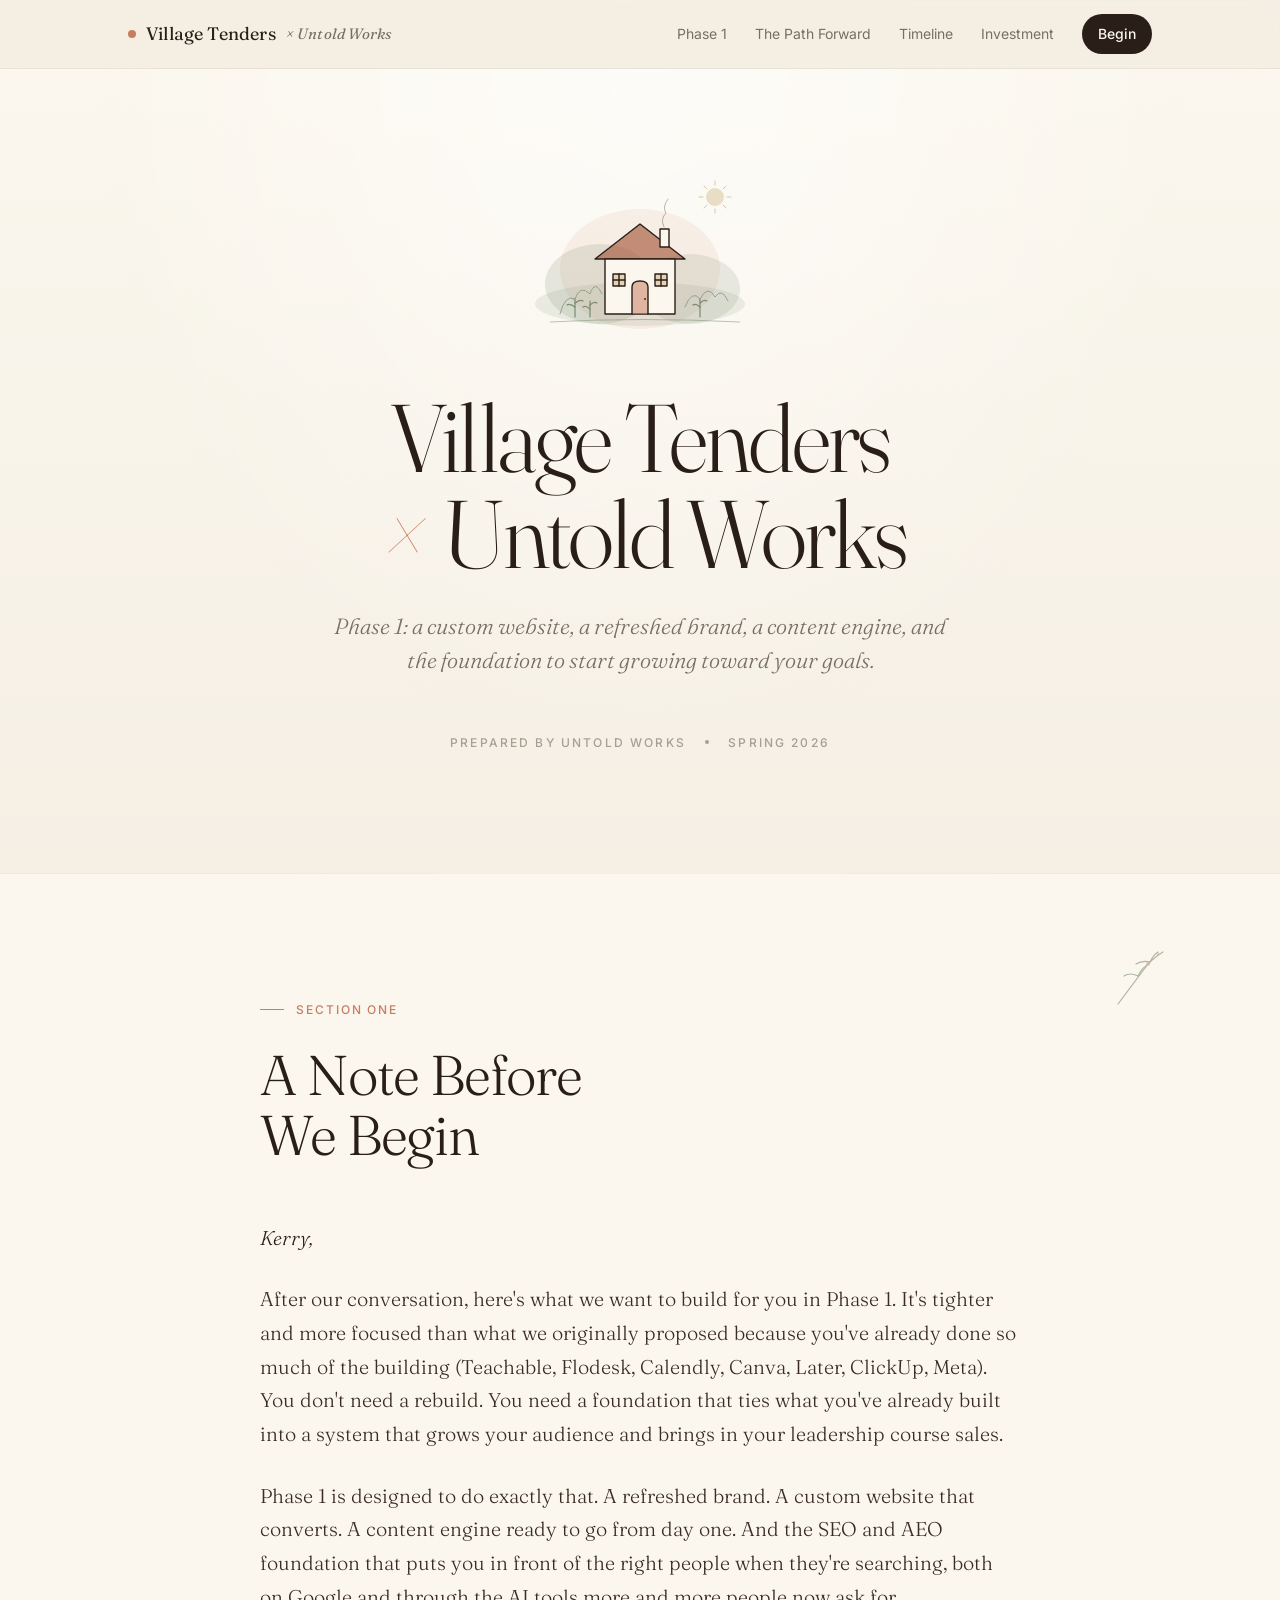
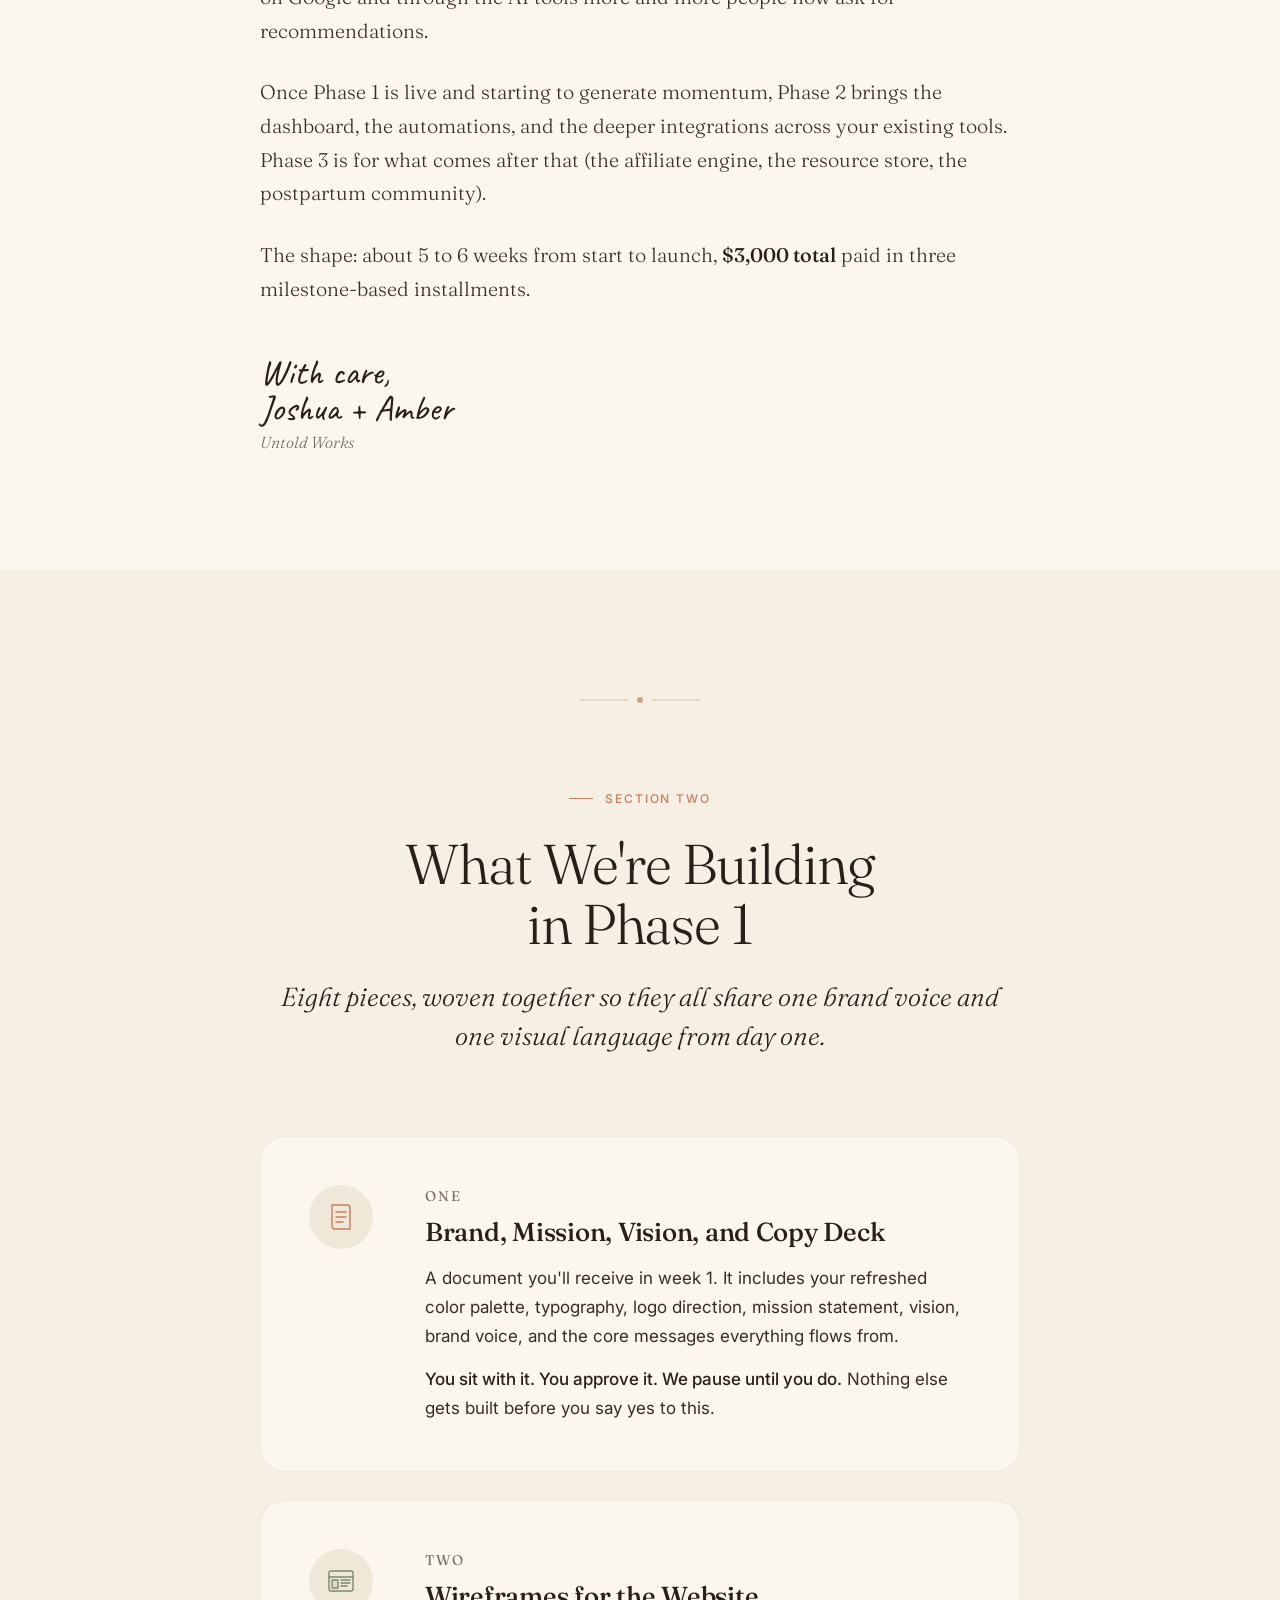
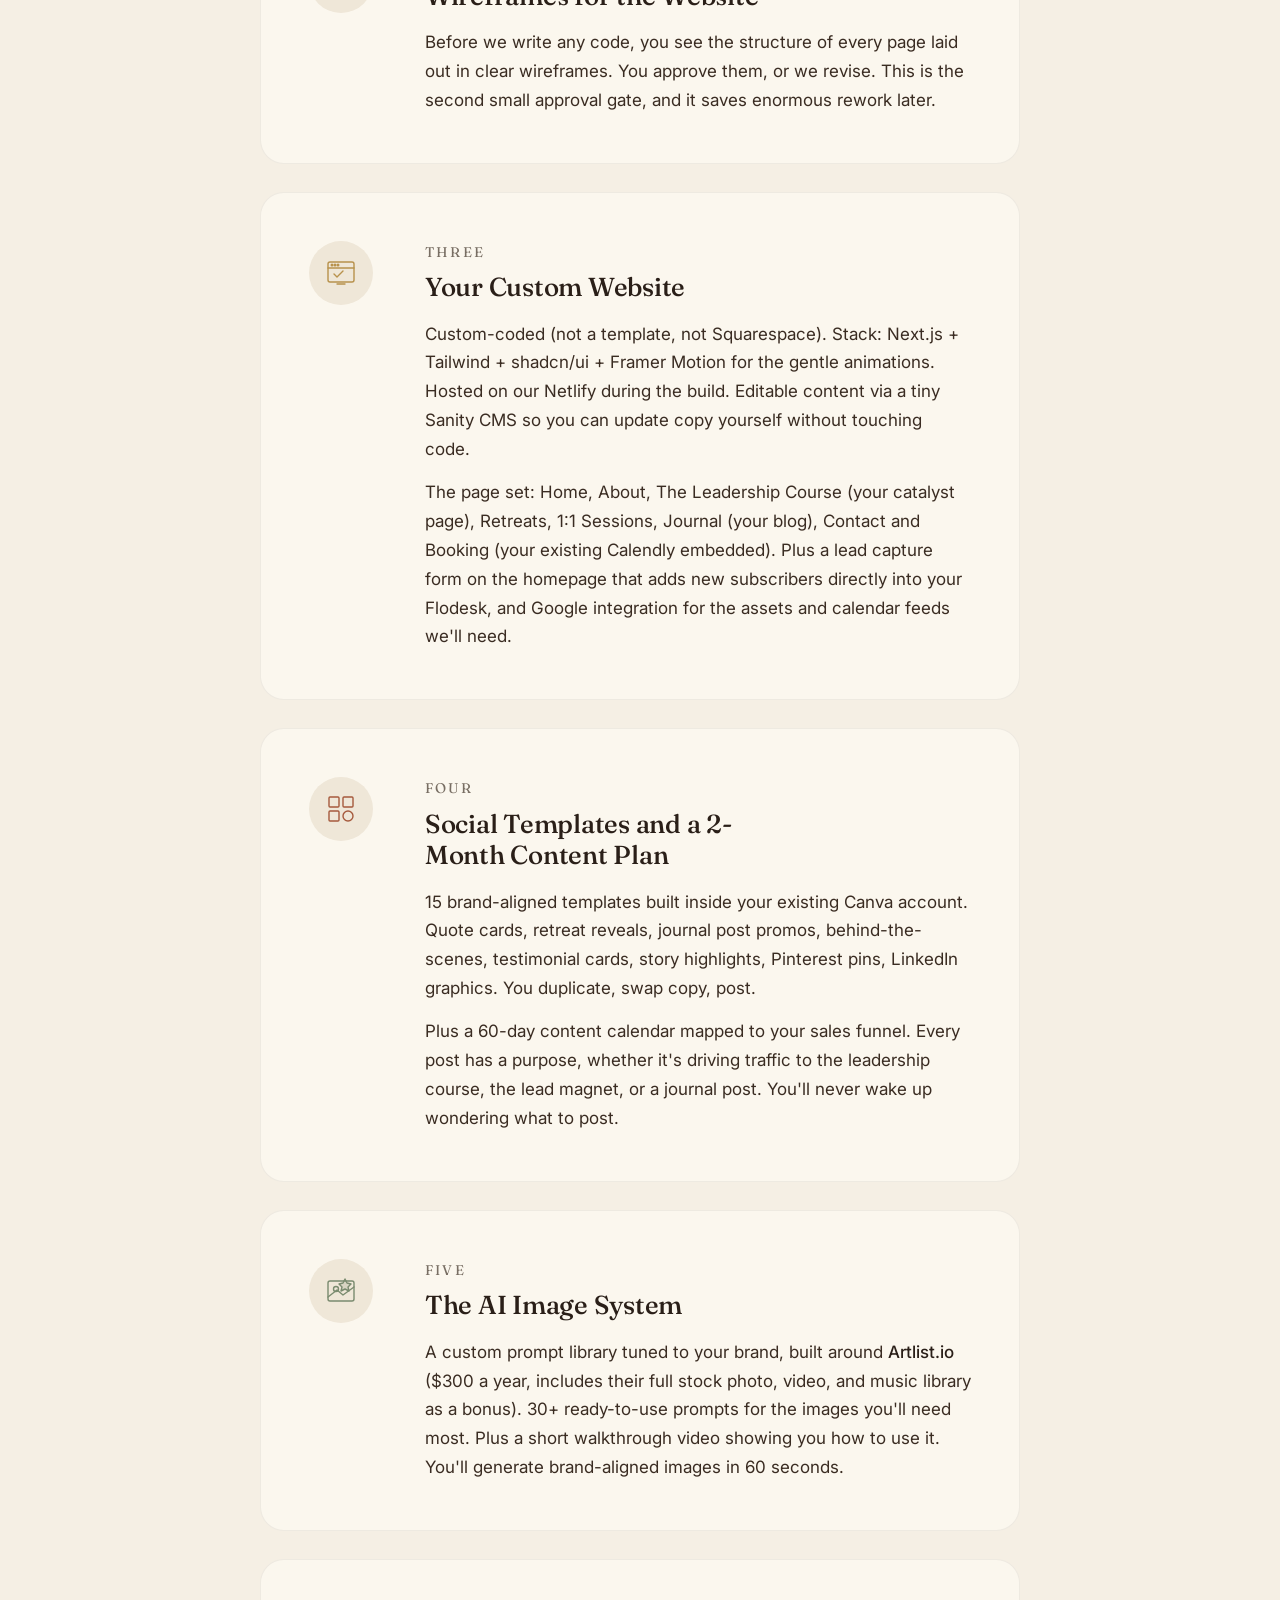
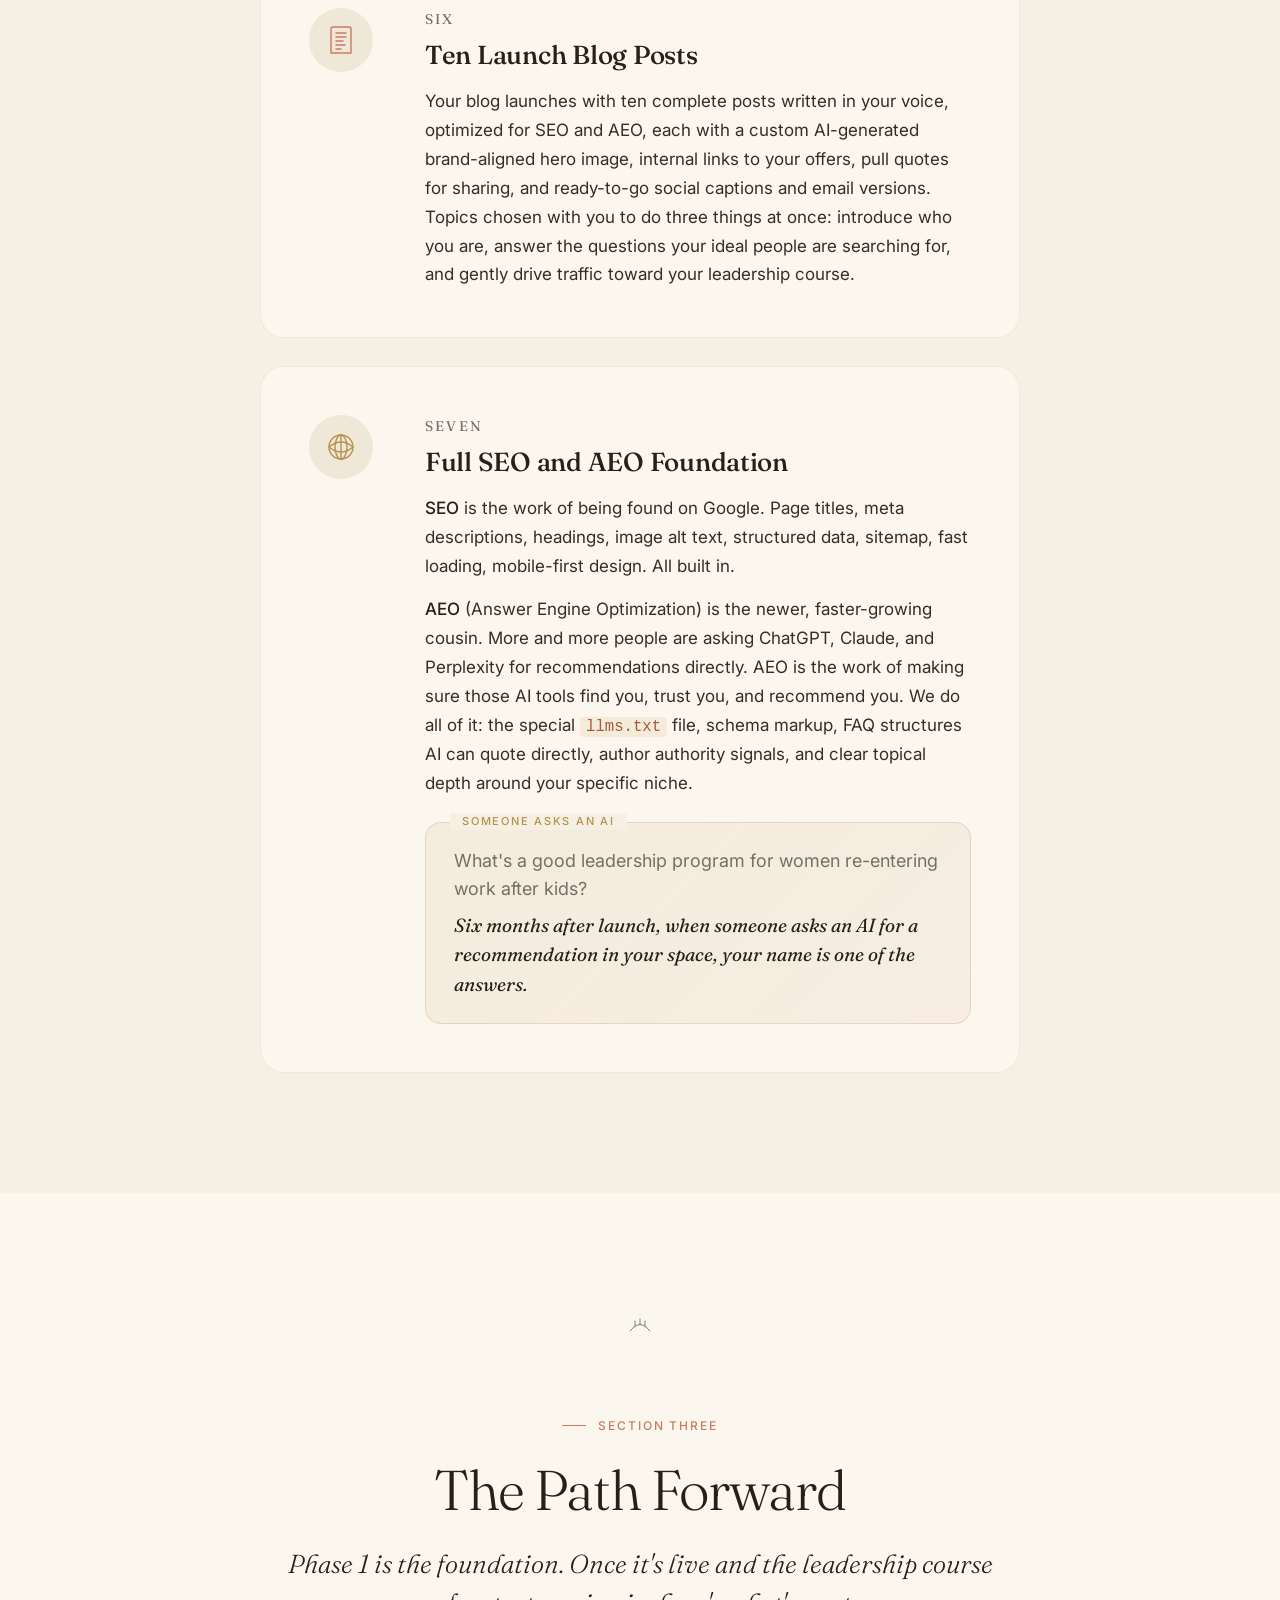
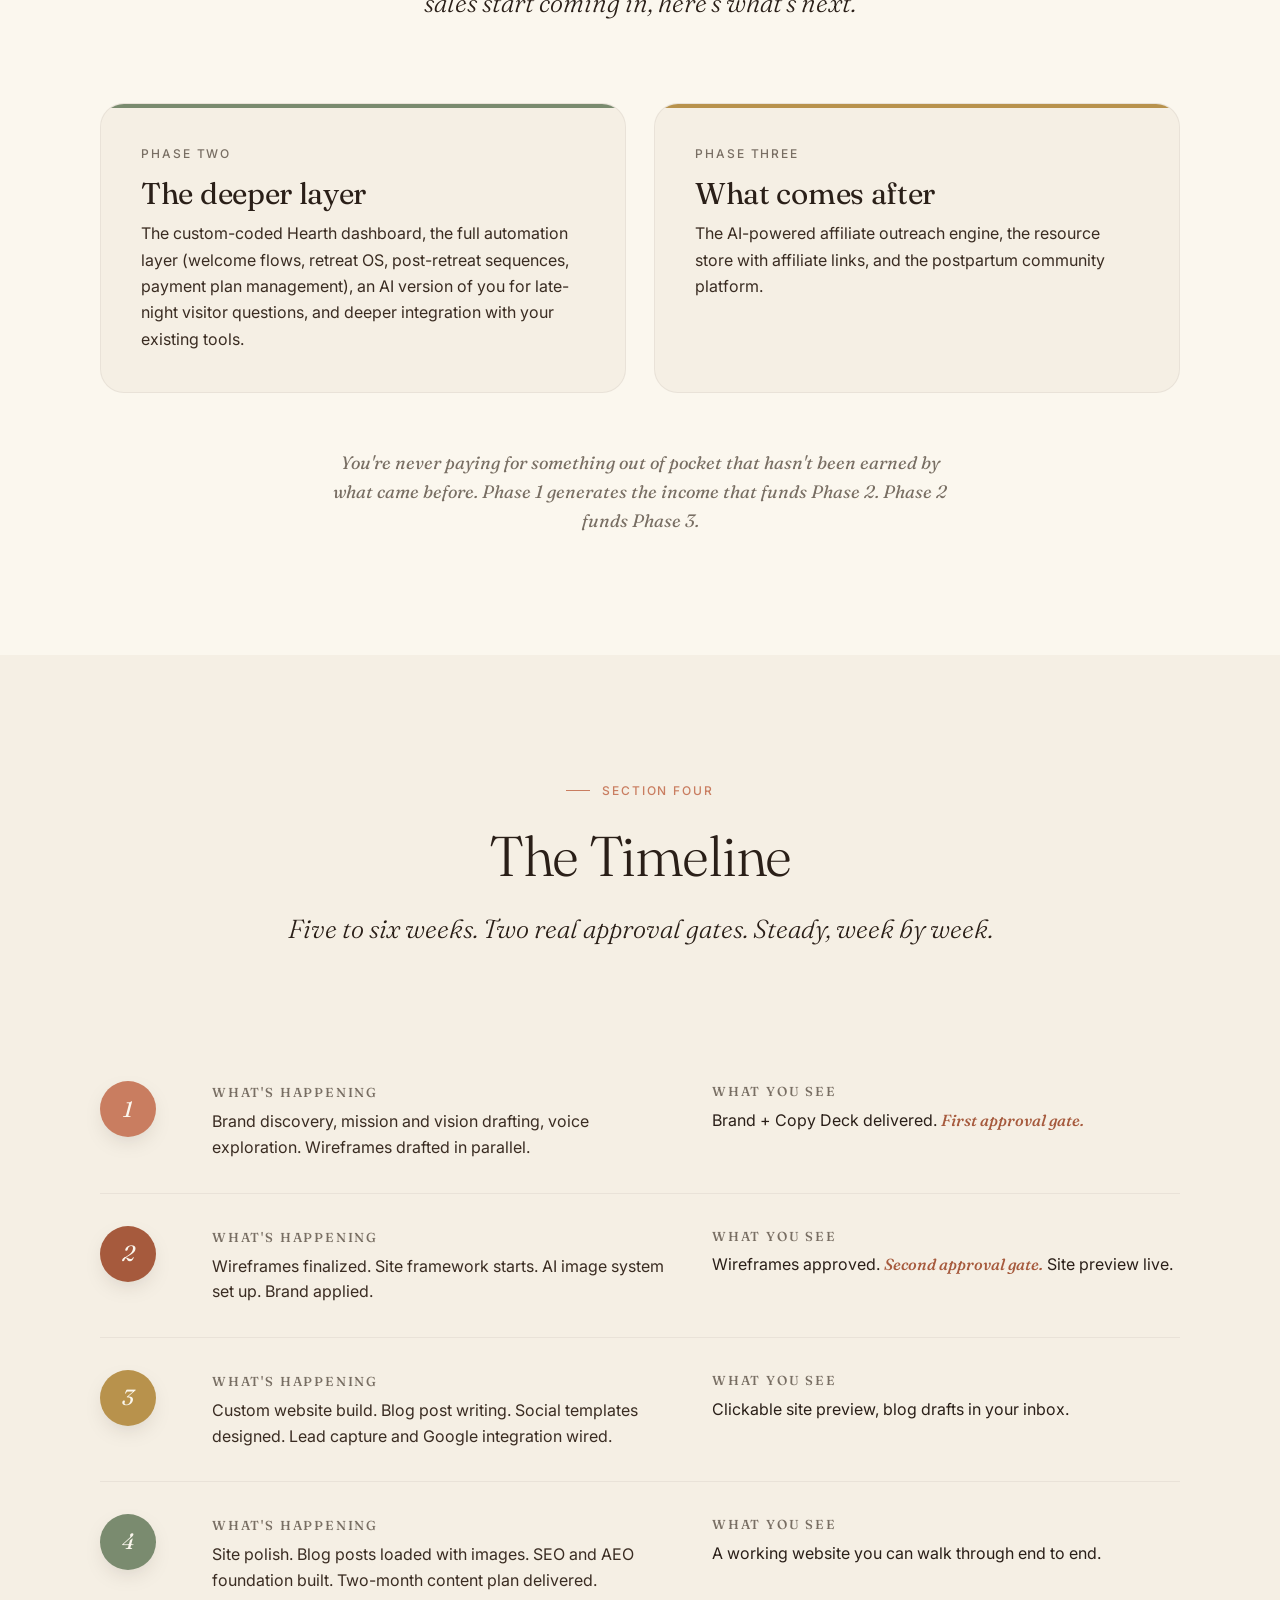
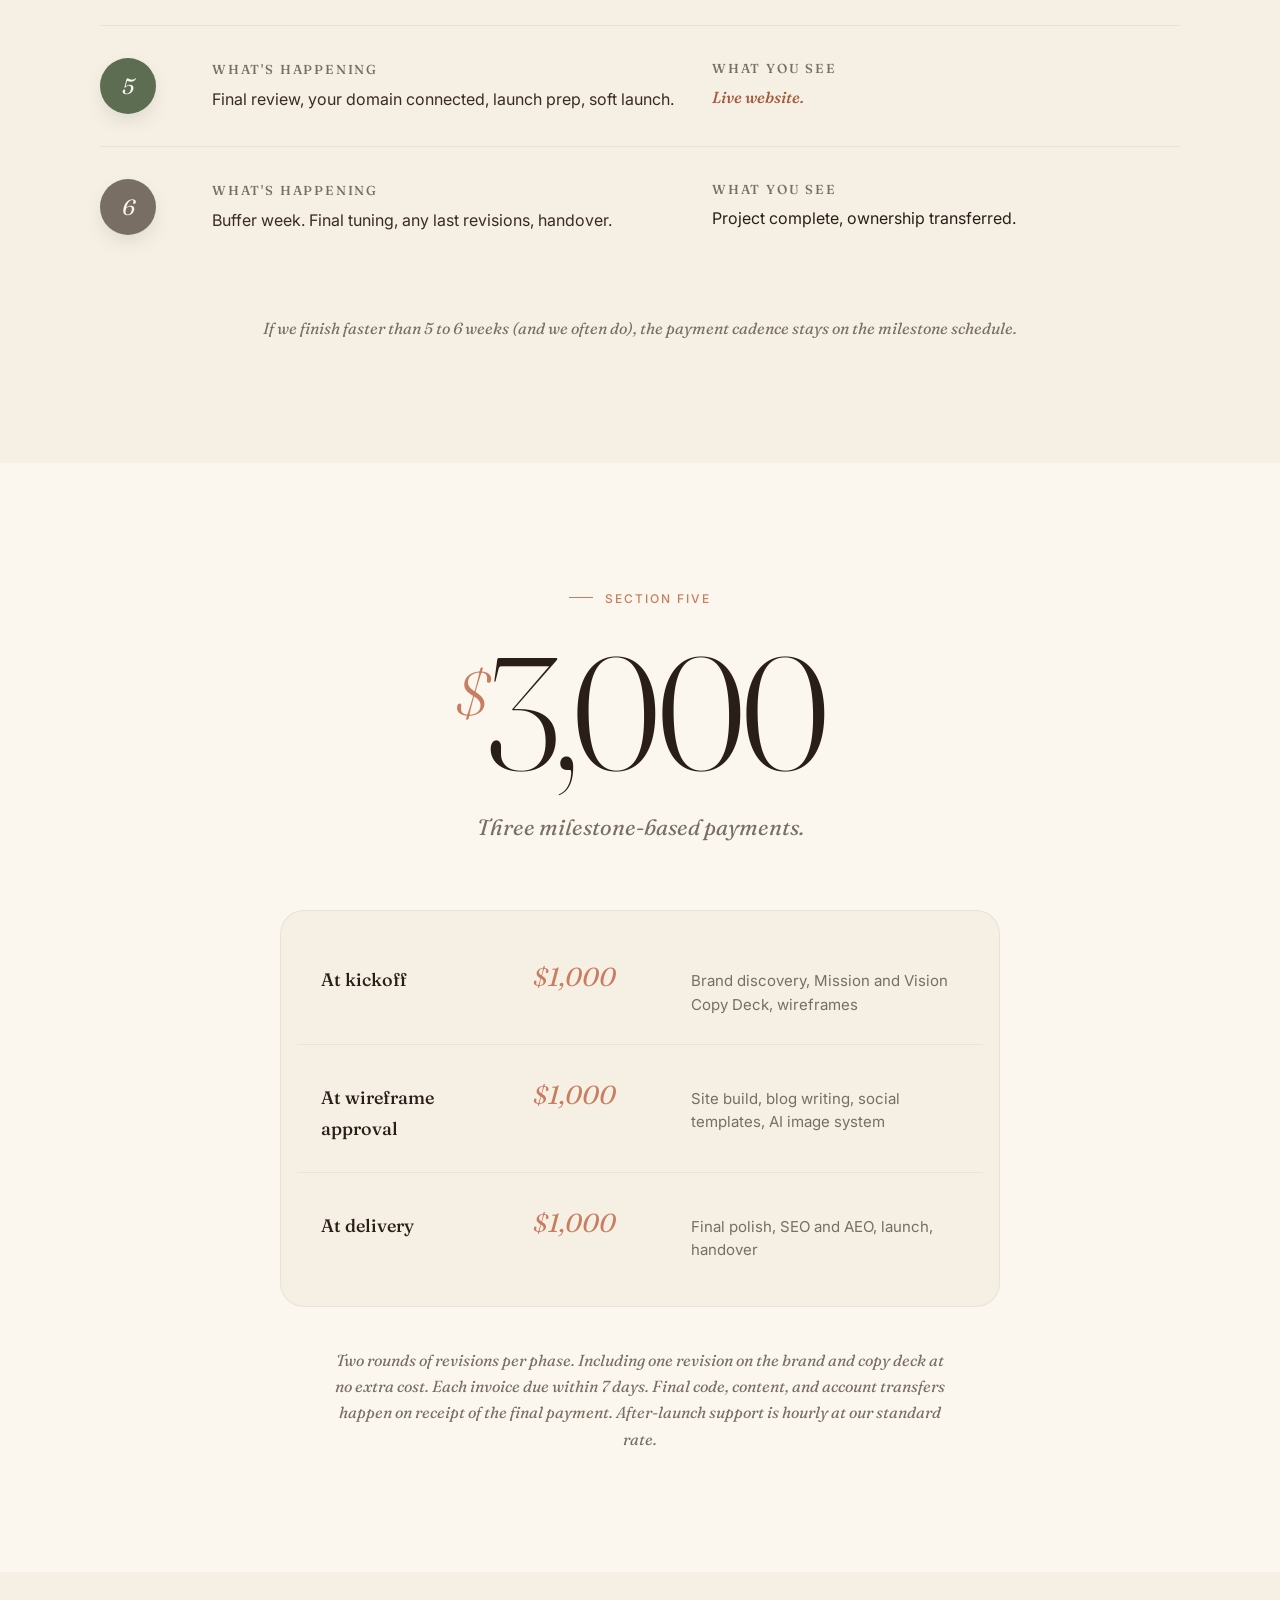
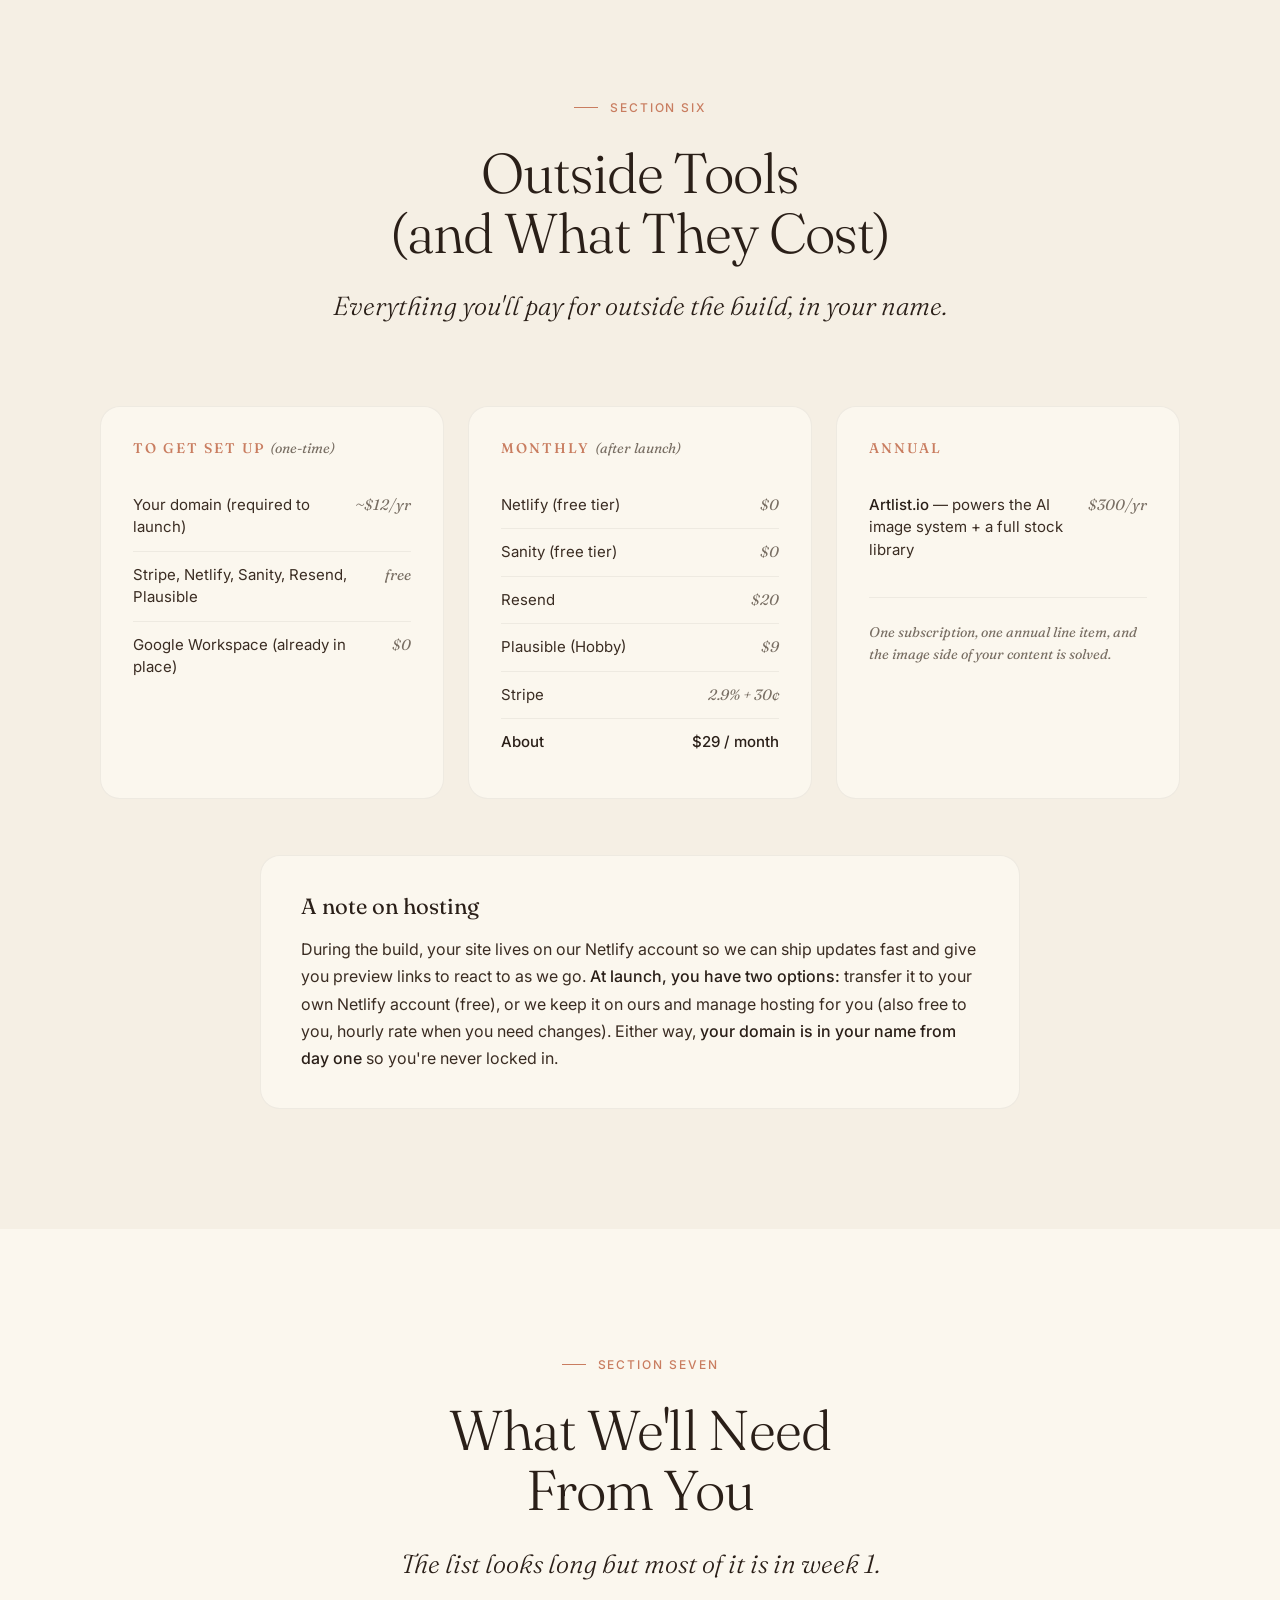
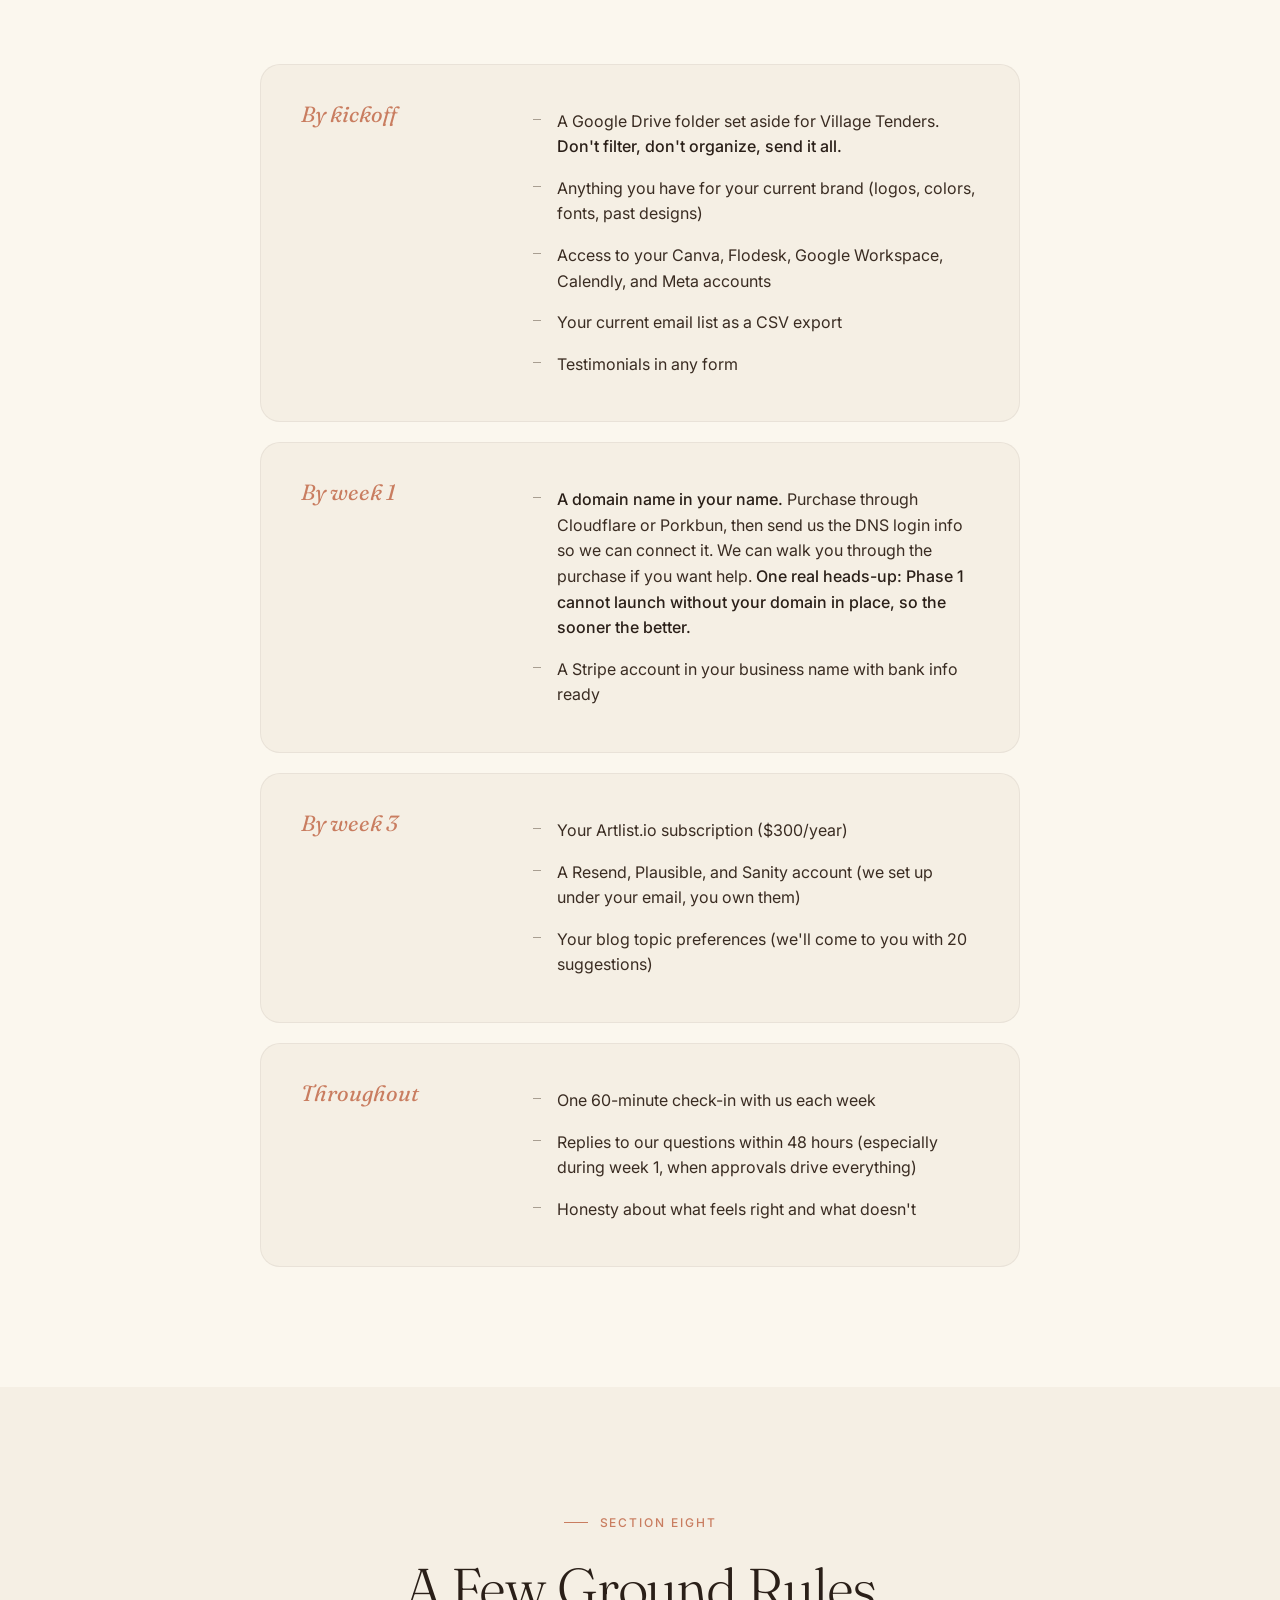
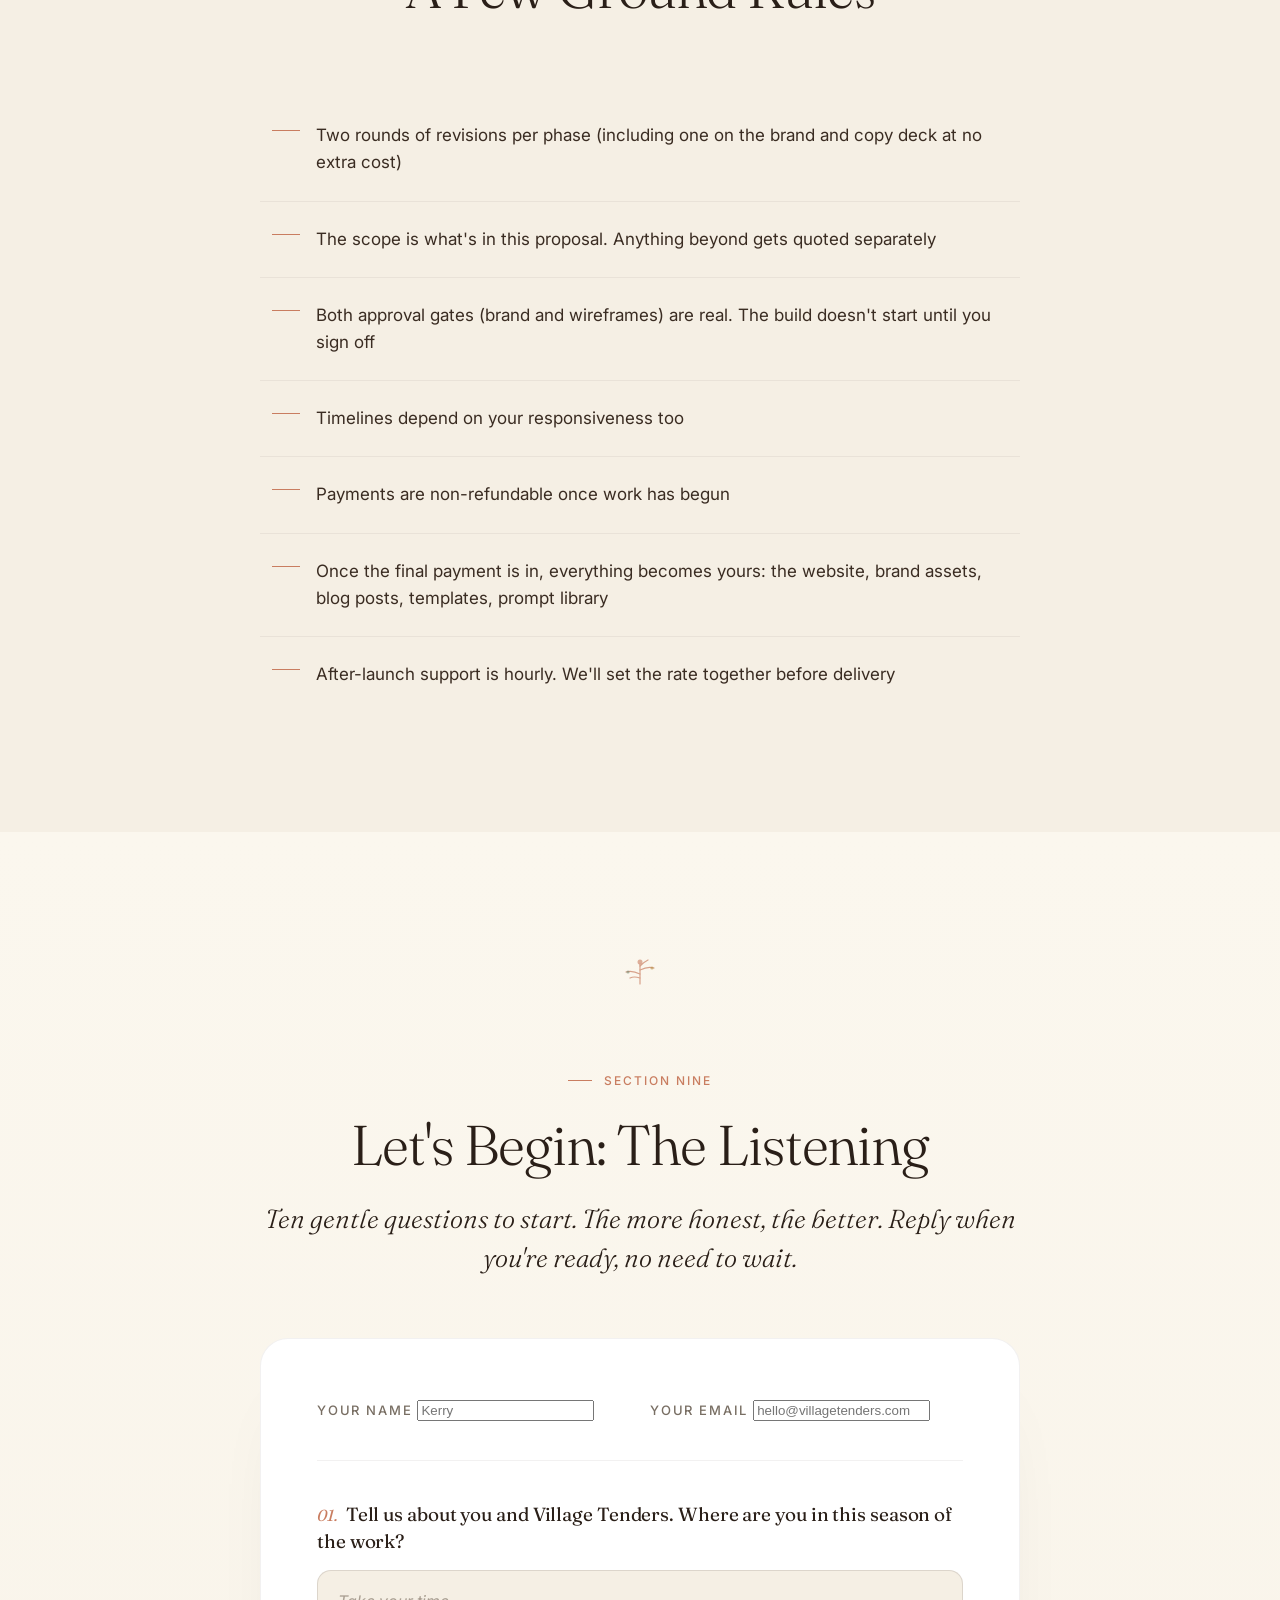
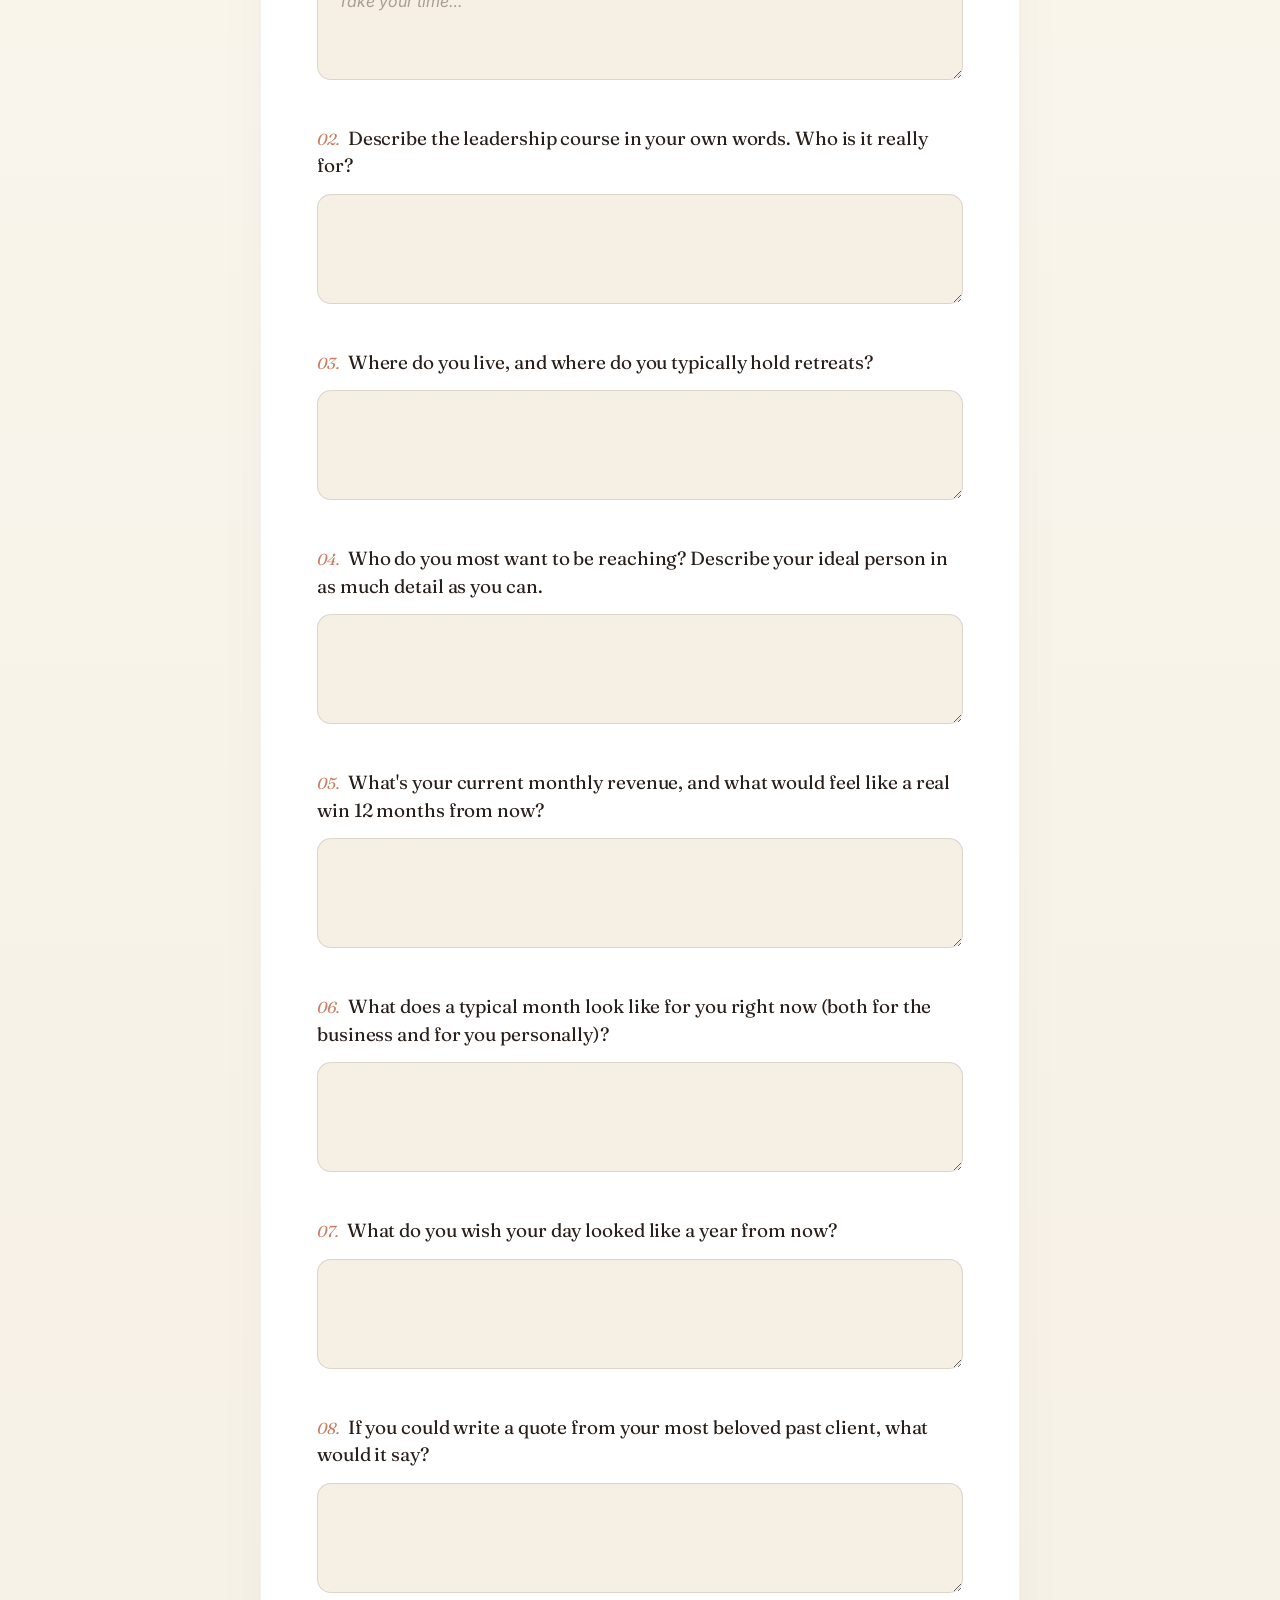
<file: index.html>
<!doctype html>
<html lang="en">
<head>
<meta charset="utf-8" />
<meta name="viewport" content="width=device-width, initial-scale=1" />
<title>Village Tenders × Untold Works · Phase 1</title>
<meta name="description" content="Phase 1 proposal: a refreshed brand, a custom website, a content engine, and the foundation to grow." />

<link rel="preconnect" href="https://fonts.googleapis.com">
<link rel="preconnect" href="https://fonts.gstatic.com" crossorigin>
<link href="https://fonts.googleapis.com/css2?family=Fraunces:ital,opsz,wght@0,9..144,300;0,9..144,400;0,9..144,500;0,9..144,600;1,9..144,300;1,9..144,400;1,9..144,500&family=Inter:wght@300;400;500;600&family=Caveat:wght@400;500&display=swap" rel="stylesheet">

<style>
  :root {
    --cream: #EFE7D8;
    --cream-warm: #F5EFE4;
    --ivory: #FBF7EE;
    --paper: #FFFFFF;
    --cocoa: #2A1F18;
    --cocoa-soft: #3a2c22;
    --taupe: #786E63;
    --taupe-light: #a89e91;
    --terracotta: #C97D60;
    --sage: #7A8B6F;
    --gold: #B8924C;
    --rust: #A65A3D;
    --line: rgba(42, 31, 24, 0.12);
    --line-soft: rgba(42, 31, 24, 0.06);

    --serif: "Fraunces", Georgia, "Times New Roman", serif;
    --sans: "Inter", system-ui, -apple-system, "Segoe UI", sans-serif;
    --script: "Caveat", "Fraunces", cursive;

    --max: 760px;
    --max-wide: 1080px;
  }

  * { box-sizing: border-box; }
  html { scroll-behavior: smooth; }
  body {
    margin: 0;
    background: var(--cream-warm);
    color: var(--cocoa);
    font-family: var(--sans);
    font-size: 17px;
    line-height: 1.7;
    font-weight: 400;
    -webkit-font-smoothing: antialiased;
    text-rendering: optimizeLegibility;
    overflow-x: hidden;
  }

  /* Subtle paper grain — a soft noise overlay for the lazure feel */
  body::before {
    content: "";
    position: fixed;
    inset: 0;
    pointer-events: none;
    z-index: 0;
    opacity: 0.35;
    background-image:
      radial-gradient(at 20% 10%, rgba(201, 125, 96, 0.06) 0, transparent 45%),
      radial-gradient(at 85% 30%, rgba(122, 139, 111, 0.05) 0, transparent 50%),
      radial-gradient(at 50% 80%, rgba(184, 146, 76, 0.05) 0, transparent 55%);
  }

  ::selection { background: rgba(201, 125, 96, 0.25); }

  /* ---------- NAV ---------- */
  .nav {
    position: sticky;
    top: 0;
    z-index: 50;
    background: rgba(245, 239, 228, 0.82);
    backdrop-filter: saturate(140%) blur(10px);
    -webkit-backdrop-filter: saturate(140%) blur(10px);
    border-bottom: 1px solid var(--line-soft);
  }
  .nav-inner {
    max-width: var(--max-wide);
    margin: 0 auto;
    padding: 14px 28px;
    display: flex;
    align-items: center;
    justify-content: space-between;
    gap: 24px;
  }
  .nav-mark {
    font-family: var(--serif);
    font-weight: 400;
    font-size: 18px;
    letter-spacing: 0.01em;
    color: var(--cocoa);
    text-decoration: none;
    display: inline-flex;
    align-items: center;
    gap: 10px;
  }
  .nav-mark .dot {
    width: 8px; height: 8px; border-radius: 50%;
    background: var(--terracotta);
    display: inline-block;
  }
  .nav-mark em {
    font-style: italic;
    color: var(--taupe);
    font-size: 15px;
  }
  .nav-links {
    display: flex;
    align-items: center;
    gap: 28px;
    font-size: 14px;
    color: var(--taupe);
  }
  .nav-links a {
    color: var(--taupe);
    text-decoration: none;
    transition: color .25s ease;
  }
  .nav-links a:hover { color: var(--terracotta); }
  .nav-links a.cta {
    color: var(--ivory);
    background: var(--cocoa);
    padding: 8px 16px;
    border-radius: 999px;
    font-weight: 500;
  }
  .nav-links a.cta:hover { background: var(--terracotta); color: var(--ivory); }
  @media (max-width: 760px) {
    .nav-links { display: none; }
    .nav-links.compact { display: inline-flex; gap: 16px; }
    .nav-links.compact a:not(.cta) { display: none; }
    .nav-links.compact a.cta { display: inline-flex; }
  }

  /* ---------- LAYOUT ---------- */
  section {
    position: relative;
    padding: 120px 28px;
    z-index: 1;
  }
  @media (max-width: 760px) {
    section { padding: 84px 24px; }
  }
  .container { max-width: var(--max); margin: 0 auto; }
  .container.wide { max-width: var(--max-wide); }

  /* ---------- TYPE ---------- */
  h1, h2, h3, h4 {
    font-family: var(--serif);
    color: var(--cocoa);
    font-weight: 400;
    margin: 0;
    letter-spacing: -0.01em;
    text-wrap: balance;
  }
  h1 {
    font-size: clamp(44px, 7vw, 88px);
    line-height: 1.02;
    font-weight: 300;
    letter-spacing: -0.025em;
  }
  h2 {
    font-size: clamp(34px, 4.6vw, 56px);
    line-height: 1.08;
    font-weight: 300;
    letter-spacing: -0.02em;
  }
  h3 {
    font-size: clamp(22px, 2.4vw, 28px);
    line-height: 1.2;
    font-weight: 500;
  }
  h4 {
    font-size: 18px;
    line-height: 1.3;
    font-weight: 500;
  }
  p { margin: 0 0 1.1em; color: var(--cocoa-soft); }
  p:last-child { margin-bottom: 0; }
  .lede {
    font-family: var(--serif);
    font-size: clamp(20px, 2.2vw, 26px);
    line-height: 1.5;
    font-weight: 300;
    color: var(--cocoa);
    font-style: italic;
  }
  .eyebrow {
    font-family: var(--sans);
    font-size: 12px;
    letter-spacing: 0.16em;
    text-transform: uppercase;
    color: var(--terracotta);
    font-weight: 500;
    display: inline-block;
    margin-bottom: 24px;
  }
  .eyebrow::before {
    content: "";
    display: inline-block;
    width: 24px;
    height: 1px;
    background: var(--terracotta);
    vertical-align: middle;
    margin-right: 12px;
    margin-bottom: 3px;
  }
  .soft { color: var(--taupe); }
  .center { text-align: center; }
  em.script {
    font-family: var(--script);
    font-style: normal;
    font-size: 1.35em;
    color: var(--cocoa);
    line-height: 1;
  }

  /* ---------- HERO ---------- */
  .hero {
    padding-top: 80px;
    padding-bottom: 120px;
    background:
      radial-gradient(ellipse at 50% 0%, rgba(255,255,255,0.6) 0%, transparent 60%),
      linear-gradient(180deg, var(--ivory) 0%, var(--cream-warm) 100%);
    border-bottom: 1px solid var(--line-soft);
    overflow: hidden;
  }
  .hero-inner {
    max-width: 880px;
    margin: 0 auto;
    text-align: center;
    position: relative;
  }
  .hero-illust {
    margin: 0 auto 40px;
    width: clamp(180px, 22vw, 240px);
    height: auto;
    display: block;
  }
  .hero-title {
    font-size: clamp(40px, 7.5vw, 96px);
    line-height: 1;
    font-weight: 300;
    letter-spacing: -0.03em;
    margin-bottom: 28px;
  }
  .hero-title .x {
    font-style: italic;
    color: var(--terracotta);
    font-weight: 300;
    margin: 0 0.1em;
  }
  .hero-sub {
    font-family: var(--serif);
    font-style: italic;
    font-size: clamp(18px, 2vw, 22px);
    color: var(--taupe);
    line-height: 1.55;
    max-width: 620px;
    margin: 0 auto 56px;
    font-weight: 300;
  }
  .hero-foot {
    font-size: 12px;
    letter-spacing: 0.18em;
    text-transform: uppercase;
    color: var(--taupe-light);
    font-weight: 500;
  }
  .hero-foot .sep {
    display: inline-block;
    width: 4px; height: 4px;
    background: var(--taupe-light);
    border-radius: 50%;
    margin: 0 14px 3px;
    vertical-align: middle;
  }

  /* ---------- LETTER ---------- */
  .letter {
    background: var(--ivory);
    position: relative;
  }
  .letter .sprig {
    position: absolute;
    top: 60px; right: 8%;
    width: 80px; height: 80px;
    opacity: 0.6;
  }
  .letter h2 { margin-bottom: 56px; }
  .letter-body {
    font-family: var(--serif);
    font-size: clamp(19px, 1.55vw, 22px);
    line-height: 1.7;
    color: var(--cocoa-soft);
    font-weight: 300;
  }
  .letter-body p { color: inherit; margin-bottom: 1.4em; }
  .letter-body .greet {
    font-style: italic;
    color: var(--cocoa);
  }
  .letter-body strong {
    font-weight: 500;
    color: var(--cocoa);
  }
  .letter-sign {
    margin-top: 48px;
    font-family: var(--script);
    font-size: 36px;
    color: var(--cocoa);
    line-height: 1;
  }
  .letter-sign small {
    display: block;
    margin-top: 8px;
    font-family: var(--serif);
    font-style: italic;
    font-size: 16px;
    color: var(--taupe);
  }

  /* ---------- SECTION HEADERS ---------- */
  .sec-head {
    text-align: left;
    margin-bottom: 80px;
    max-width: var(--max);
  }
  .sec-head.center { text-align: center; margin-left: auto; margin-right: auto; }
  .sec-head h2 { margin-bottom: 24px; }
  .sec-head .lede { display: block; }

  /* ---------- EIGHT PIECES ---------- */
  .pieces {
    background: var(--cream-warm);
  }
  .pieces-list {
    display: flex;
    flex-direction: column;
    gap: 28px;
  }
  .piece {
    background: var(--ivory);
    border: 1px solid var(--line-soft);
    border-radius: 24px;
    padding: 48px;
    display: grid;
    grid-template-columns: 80px 1fr;
    gap: 36px;
    align-items: start;
    transition: transform .4s ease, box-shadow .4s ease;
  }
  .piece:hover {
    transform: translateY(-2px);
    box-shadow: 0 30px 60px -30px rgba(42, 31, 24, 0.08);
  }
  @media (max-width: 720px) {
    .piece {
      grid-template-columns: 1fr;
      padding: 32px 28px;
      gap: 20px;
      border-radius: 18px;
    }
  }
  .piece-num {
    font-family: var(--serif);
    font-size: 14px;
    letter-spacing: 0.16em;
    color: var(--taupe);
    text-transform: uppercase;
    margin-bottom: 8px;
  }
  .piece-icon {
    width: 64px;
    height: 64px;
    border-radius: 50%;
    background: var(--cream);
    display: flex;
    align-items: center;
    justify-content: center;
    flex-shrink: 0;
  }
  .piece-icon svg { width: 36px; height: 36px; }
  .piece h3 { margin-bottom: 16px; font-weight: 500; font-size: 26px; }
  .piece p { margin-bottom: 14px; }
  .piece p:last-child { margin-bottom: 0; }
  .piece strong { color: var(--cocoa); font-weight: 500; }

  /* SEO/AEO callout */
  .callout {
    margin-top: 24px;
    background: linear-gradient(135deg, rgba(184, 146, 76, 0.10), rgba(201, 125, 96, 0.08));
    border: 1px solid rgba(184, 146, 76, 0.25);
    border-radius: 16px;
    padding: 24px 28px;
    font-family: var(--serif);
    font-style: italic;
    font-size: 19px;
    line-height: 1.55;
    color: var(--cocoa);
    position: relative;
  }
  .callout::before {
    content: "";
    position: absolute;
    top: -10px; left: 24px;
    background: var(--cream-warm);
    padding: 0 12px;
    font-family: var(--sans);
    font-size: 11px;
    letter-spacing: 0.16em;
    text-transform: uppercase;
    color: var(--gold);
    font-style: normal;
    font-weight: 500;
  }
  .callout[data-label]::before { content: attr(data-label); }
  .callout-q {
    font-size: 18px;
    color: var(--taupe);
    margin-bottom: 8px;
    font-style: normal;
    font-family: var(--sans);
  }

  /* ---------- PATH FORWARD ---------- */
  .path {
    background: var(--ivory);
  }
  .path-cards {
    display: grid;
    grid-template-columns: 1fr 1fr;
    gap: 28px;
  }
  @media (max-width: 720px) { .path-cards { grid-template-columns: 1fr; } }
  .path-card {
    background: var(--cream-warm);
    border: 1px solid var(--line-soft);
    border-radius: 24px;
    padding: 40px;
    position: relative;
    overflow: hidden;
  }
  .path-card .accent-band {
    position: absolute;
    top: 0; left: 0; right: 0;
    height: 4px;
  }
  .path-card.p2 .accent-band { background: var(--sage); }
  .path-card.p3 .accent-band { background: var(--gold); }
  .path-card .label {
    font-family: var(--sans);
    font-size: 12px;
    letter-spacing: 0.16em;
    text-transform: uppercase;
    color: var(--taupe);
    font-weight: 500;
    margin-bottom: 12px;
  }
  .path-card h3 {
    font-family: var(--serif);
    font-size: 30px;
    font-weight: 400;
    margin-bottom: 8px;
  }
  .path-card .price {
    font-family: var(--serif);
    font-style: italic;
    color: var(--terracotta);
    font-weight: 400;
    font-size: 18px;
    margin-bottom: 20px;
    display: block;
  }
  .path-card p {
    font-size: 16px;
    line-height: 1.65;
    color: var(--cocoa-soft);
    margin: 0;
  }
  .path-foot {
    text-align: center;
    margin-top: 56px;
    font-family: var(--serif);
    font-style: italic;
    font-size: 18px;
    color: var(--taupe);
    max-width: 620px;
    margin-left: auto;
    margin-right: auto;
    line-height: 1.6;
  }

  /* ---------- TIMELINE ---------- */
  .timeline {
    background: var(--cream-warm);
  }
  .tl-rail {
    position: relative;
    padding: 20px 0 0 0;
  }
  .tl-row {
    display: grid;
    grid-template-columns: 80px 1fr 1fr;
    gap: 32px;
    align-items: start;
    padding: 32px 0;
    border-bottom: 1px solid var(--line-soft);
    position: relative;
  }
  .tl-row:last-child { border-bottom: none; }
  @media (max-width: 720px) {
    .tl-row {
      grid-template-columns: 60px 1fr;
      gap: 16px 20px;
    }
    .tl-see { grid-column: 2; margin-top: 8px; }
  }
  .tl-node {
    width: 56px; height: 56px;
    border-radius: 50%;
    display: flex;
    align-items: center;
    justify-content: center;
    font-family: var(--serif);
    font-style: italic;
    font-size: 22px;
    color: var(--ivory);
    font-weight: 400;
    flex-shrink: 0;
    box-shadow: 0 8px 24px -10px rgba(42, 31, 24, 0.25);
  }
  .tl-node.w1 { background: var(--terracotta); }
  .tl-node.w2 { background: var(--rust); }
  .tl-node.w3 { background: var(--gold); }
  .tl-node.w4 { background: var(--sage); }
  .tl-node.w5 { background: #5d6d52; }
  .tl-node.w6 { background: var(--taupe); }
  @media (max-width: 720px) {
    .tl-node { width: 48px; height: 48px; font-size: 18px; }
  }
  .tl-label {
    font-family: var(--serif);
    font-size: 13px;
    letter-spacing: 0.14em;
    text-transform: uppercase;
    color: var(--taupe);
    margin-bottom: 6px;
    font-weight: 500;
  }
  .tl-doing {
    font-size: 16px;
    line-height: 1.6;
    color: var(--cocoa-soft);
  }
  .tl-see {
    font-size: 16px;
    line-height: 1.6;
    color: var(--cocoa);
  }
  .tl-see strong {
    color: var(--rust);
    font-weight: 500;
    font-style: italic;
    font-family: var(--serif);
  }
  .tl-foot {
    text-align: center;
    margin-top: 48px;
    font-family: var(--serif);
    font-style: italic;
    font-size: 16px;
    color: var(--taupe);
  }

  /* ---------- INVESTMENT ---------- */
  .invest {
    background: var(--ivory);
    text-align: center;
  }
  .invest-hero {
    font-family: var(--serif);
    font-size: clamp(80px, 14vw, 160px);
    line-height: 1;
    font-weight: 300;
    letter-spacing: -0.04em;
    color: var(--cocoa);
    margin-bottom: 16px;
  }
  .invest-hero .sup {
    font-size: 0.4em;
    vertical-align: super;
    color: var(--terracotta);
    margin-right: 0.05em;
    font-style: italic;
    font-weight: 300;
  }
  .invest-sub {
    font-family: var(--serif);
    font-style: italic;
    font-size: 22px;
    color: var(--taupe);
    margin-bottom: 64px;
  }
  .invest-table {
    margin: 0 auto;
    max-width: 720px;
    text-align: left;
    background: var(--cream-warm);
    border-radius: 24px;
    padding: 16px;
    border: 1px solid var(--line-soft);
  }
  .invest-row {
    display: grid;
    grid-template-columns: 1.4fr 1fr 2fr;
    gap: 24px;
    padding: 28px 24px;
    border-bottom: 1px solid var(--line-soft);
    align-items: baseline;
  }
  .invest-row:last-child { border-bottom: none; }
  @media (max-width: 720px) {
    .invest-row {
      grid-template-columns: 1fr;
      gap: 6px;
      padding: 24px;
    }
  }
  .invest-when {
    font-family: var(--serif);
    font-weight: 500;
    font-size: 18px;
    color: var(--cocoa);
  }
  .invest-amt {
    font-family: var(--serif);
    font-size: 26px;
    font-weight: 400;
    color: var(--terracotta);
    font-style: italic;
  }
  .invest-what {
    font-size: 15px;
    color: var(--taupe);
    line-height: 1.55;
  }
  .invest-foot {
    margin-top: 40px;
    max-width: 620px;
    margin-left: auto;
    margin-right: auto;
    font-style: italic;
    font-family: var(--serif);
    font-size: 16px;
    line-height: 1.65;
    color: var(--taupe);
  }

  /* ---------- TOOLS ---------- */
  .tools { background: var(--cream-warm); }
  .tools-grid {
    display: grid;
    grid-template-columns: repeat(3, 1fr);
    gap: 24px;
    margin-bottom: 56px;
  }
  @media (max-width: 860px) {
    .tools-grid { grid-template-columns: 1fr; }
  }
  .tools-card {
    background: var(--ivory);
    border: 1px solid var(--line-soft);
    border-radius: 20px;
    padding: 32px;
  }
  .tools-card h4 {
    font-family: var(--serif);
    font-size: 14px;
    letter-spacing: 0.14em;
    text-transform: uppercase;
    color: var(--terracotta);
    margin-bottom: 24px;
    font-weight: 500;
  }
  .tools-card ul {
    list-style: none;
    padding: 0;
    margin: 0;
  }
  .tools-card li {
    padding: 12px 0;
    border-bottom: 1px solid var(--line-soft);
    display: flex;
    justify-content: space-between;
    gap: 12px;
    font-size: 15px;
    line-height: 1.5;
  }
  .tools-card li:last-child { border-bottom: none; }
  .tools-card li .name { color: var(--cocoa-soft); flex: 1; }
  .tools-card li .price {
    color: var(--taupe);
    font-family: var(--serif);
    font-style: italic;
    white-space: nowrap;
  }
  .tools-card li.total .name,
  .tools-card li.total .price {
    color: var(--cocoa);
    font-weight: 500;
    font-style: normal;
    font-family: var(--sans);
  }
  .hosting-note {
    background: var(--ivory);
    border: 1px solid var(--line-soft);
    border-radius: 20px;
    padding: 36px 40px;
    max-width: var(--max);
    margin: 0 auto;
  }
  .hosting-note h4 {
    font-family: var(--serif);
    font-size: 22px;
    font-weight: 400;
    margin-bottom: 16px;
    color: var(--cocoa);
    text-transform: none;
    letter-spacing: 0;
  }
  .hosting-note p { font-size: 16px; line-height: 1.7; color: var(--cocoa-soft); }
  .hosting-note strong { color: var(--cocoa); font-weight: 500; }

  /* ---------- WE NEED FROM YOU ---------- */
  .needs { background: var(--ivory); }
  .needs-cards {
    display: flex;
    flex-direction: column;
    gap: 20px;
  }
  .need-card {
    background: var(--cream-warm);
    border: 1px solid var(--line-soft);
    border-radius: 20px;
    padding: 36px 40px;
    display: grid;
    grid-template-columns: 200px 1fr;
    gap: 32px;
    align-items: start;
  }
  @media (max-width: 720px) {
    .need-card { grid-template-columns: 1fr; gap: 16px; padding: 28px; }
  }
  .need-when {
    font-family: var(--serif);
    font-style: italic;
    font-size: 22px;
    color: var(--terracotta);
    font-weight: 400;
    line-height: 1.2;
  }
  .need-card ul {
    margin: 0;
    padding: 0;
    list-style: none;
  }
  .need-card li {
    padding: 8px 0;
    color: var(--cocoa-soft);
    font-size: 16px;
    line-height: 1.6;
    position: relative;
    padding-left: 24px;
  }
  .need-card li::before {
    content: "";
    position: absolute;
    left: 0; top: 18px;
    width: 8px;
    height: 1px;
    background: var(--taupe-light);
  }
  .need-card li strong { color: var(--cocoa); font-weight: 500; }

  /* ---------- GROUND RULES ---------- */
  .rules { background: var(--cream-warm); }
  .rules-list {
    list-style: none;
    padding: 0;
    margin: 0;
    display: flex;
    flex-direction: column;
    gap: 0;
  }
  .rules-list li {
    padding: 24px 0 24px 56px;
    border-bottom: 1px solid var(--line-soft);
    color: var(--cocoa-soft);
    font-size: 17px;
    line-height: 1.6;
    position: relative;
  }
  .rules-list li:last-child { border-bottom: none; }
  .rules-list li::before {
    content: "";
    position: absolute;
    left: 12px;
    top: 32px;
    width: 28px;
    height: 1px;
    background: var(--terracotta);
  }

  /* ---------- FORM ---------- */
  .begin {
    background: linear-gradient(180deg, var(--ivory) 0%, var(--cream-warm) 100%);
    position: relative;
  }
  .begin .sec-head { margin-bottom: 60px; text-align: center; }
  .form-shell {
    background: var(--paper);
    border: 1px solid var(--line-soft);
    border-radius: 28px;
    padding: 56px 56px 48px;
    box-shadow: 0 40px 80px -50px rgba(42, 31, 24, 0.15);
  }
  @media (max-width: 720px) {
    .form-shell { padding: 36px 24px; border-radius: 20px; }
  }
  .field { margin-bottom: 36px; }
  .field:last-of-type { margin-bottom: 28px; }
  .field-num {
    font-family: var(--serif);
    font-style: italic;
    color: var(--terracotta);
    font-size: 16px;
    margin-right: 8px;
  }
  .field label {
    display: block;
    font-family: var(--serif);
    font-size: 19px;
    line-height: 1.45;
    color: var(--cocoa);
    margin-bottom: 14px;
    font-weight: 400;
    letter-spacing: -0.005em;
  }
  .field textarea {
    width: 100%;
    min-height: 110px;
    padding: 18px 20px;
    border: 1px solid var(--line);
    border-radius: 14px;
    background: var(--cream-warm);
    font-family: var(--sans);
    font-size: 16px;
    line-height: 1.6;
    color: var(--cocoa);
    resize: vertical;
    transition: border-color .2s ease, background .2s ease, box-shadow .2s ease;
  }
  .field textarea::placeholder { color: var(--taupe-light); font-style: italic; }
  .field textarea:focus {
    outline: none;
    border-color: var(--terracotta);
    background: var(--ivory);
    box-shadow: 0 0 0 4px rgba(201, 125, 96, 0.12);
  }
  .field input[type="text"],
  .field input[type="email"] {
    width: 100%;
    padding: 14px 18px;
    border: 1px solid var(--line);
    border-radius: 12px;
    background: var(--cream-warm);
    font-family: var(--sans);
    font-size: 16px;
    color: var(--cocoa);
  }
  .field input:focus {
    outline: none;
    border-color: var(--terracotta);
    background: var(--ivory);
    box-shadow: 0 0 0 4px rgba(201, 125, 96, 0.12);
  }
  .form-meta {
    display: grid;
    grid-template-columns: 1fr 1fr;
    gap: 20px;
    margin-bottom: 40px;
    padding-bottom: 36px;
    border-bottom: 1px solid var(--line-soft);
  }
  @media (max-width: 600px) { .form-meta { grid-template-columns: 1fr; } }
  .form-meta label { font-size: 13px; letter-spacing: 0.14em; text-transform: uppercase; color: var(--taupe); font-family: var(--sans); font-weight: 500; margin-bottom: 8px; }

  .submit {
    display: inline-flex;
    align-items: center;
    gap: 14px;
    background: var(--cocoa);
    color: var(--ivory);
    border: none;
    border-radius: 999px;
    padding: 18px 36px;
    font-family: var(--serif);
    font-size: 19px;
    font-weight: 400;
    font-style: italic;
    cursor: pointer;
    transition: background .25s ease, transform .25s ease;
    margin-top: 8px;
  }
  .submit:hover { background: var(--terracotta); transform: translateY(-1px); }
  .submit svg { transition: transform .25s ease; }
  .submit:hover svg { transform: translateX(4px); }
  .form-helper {
    margin-top: 24px;
    font-family: var(--serif);
    font-style: italic;
    font-size: 15px;
    color: var(--taupe);
  }
  .form-helper a { color: var(--terracotta); text-decoration: none; border-bottom: 1px solid rgba(201, 125, 96, 0.3); }
  .form-success {
    display: none;
    text-align: center;
    padding: 40px 20px;
  }
  .form-success.show { display: block; }
  .form-success h3 {
    font-family: var(--serif);
    font-style: italic;
    font-weight: 400;
    color: var(--cocoa);
    font-size: 30px;
    margin-bottom: 14px;
  }
  .form-success p { font-family: var(--serif); color: var(--taupe); font-size: 17px; }

  /* ---------- NEXT STEPS ---------- */
  .next {
    background: var(--cocoa);
    color: var(--ivory);
    text-align: center;
  }
  .next h2 {
    color: var(--ivory);
    margin-bottom: 56px;
  }
  .next-list {
    list-style: none;
    padding: 0;
    margin: 0 auto 64px;
    max-width: 600px;
    text-align: left;
    counter-reset: step;
  }
  .next-list li {
    padding: 22px 0 22px 60px;
    border-bottom: 1px solid rgba(251, 247, 238, 0.12);
    color: rgba(251, 247, 238, 0.85);
    font-family: var(--serif);
    font-size: 19px;
    line-height: 1.5;
    font-weight: 300;
    position: relative;
    counter-increment: step;
  }
  .next-list li:last-child { border-bottom: none; }
  .next-list li::before {
    content: counter(step);
    position: absolute;
    left: 0;
    top: 22px;
    font-family: var(--serif);
    font-style: italic;
    font-size: 28px;
    font-weight: 300;
    color: var(--terracotta);
    line-height: 1;
  }
  .signoff {
    font-family: var(--script);
    font-size: 38px;
    color: var(--ivory);
    line-height: 1.1;
    margin-bottom: 16px;
  }
  .signoff-from {
    font-family: var(--serif);
    font-style: italic;
    font-size: 17px;
    color: rgba(251, 247, 238, 0.5);
  }

  /* ---------- FOOTER ---------- */
  footer {
    background: var(--cocoa);
    color: rgba(251, 247, 238, 0.5);
    padding: 36px 28px;
    text-align: center;
    font-size: 13px;
    letter-spacing: 0.14em;
    text-transform: uppercase;
    border-top: 1px solid rgba(251, 247, 238, 0.08);
  }
  footer a { color: rgba(251, 247, 238, 0.7); text-decoration: none; }
  footer .sep {
    display: inline-block;
    width: 4px; height: 4px;
    background: rgba(251, 247, 238, 0.3);
    border-radius: 50%;
    margin: 0 14px 3px;
    vertical-align: middle;
  }

  /* ---------- DIVIDERS ---------- */
  .divider {
    text-align: center;
    margin: 0 auto 64px;
    width: 100%;
  }
  .divider svg { display: inline-block; }

  /* ---------- FADE IN ---------- */
  .fade-in {
    opacity: 0;
    transform: translateY(16px);
    transition: opacity .9s ease, transform .9s ease;
  }
  .fade-in.in {
    opacity: 1;
    transform: translateY(0);
  }
  @media (prefers-reduced-motion: reduce) {
    .fade-in { opacity: 1; transform: none; transition: none; }
    html { scroll-behavior: auto; }
  }
</style>
</head>
<body>

<!-- ============================ NAV ============================ -->
<nav class="nav">
  <div class="nav-inner">
    <a class="nav-mark" href="#top"><span class="dot"></span> Village Tenders <em>× Untold Works</em></a>
    <div class="nav-links compact">
      <a href="#phase-1">Phase 1</a>
      <a href="#path">The Path Forward</a>
      <a href="#timeline">Timeline</a>
      <a href="#investment">Investment</a>
      <a class="cta" href="#begin">Begin</a>
    </div>
  </div>
</nav>

<!-- ============================ HERO ============================ -->
<section class="hero" id="top">
  <div class="hero-inner fade-in">
    <!-- Cottage in foliage, hand-drawn -->
    <svg class="hero-illust" viewBox="0 0 240 200" xmlns="http://www.w3.org/2000/svg" aria-hidden="true">
      <defs>
        <filter id="paper" x="-10%" y="-10%" width="120%" height="120%">
          <feTurbulence type="fractalNoise" baseFrequency="0.9" numOctaves="2" seed="3"/>
          <feColorMatrix values="0 0 0 0 0  0 0 0 0 0  0 0 0 0 0  0 0 0 0.06 0"/>
          <feComposite in2="SourceGraphic" operator="in"/>
        </filter>
      </defs>
      <!-- watercolor wash behind -->
      <ellipse cx="120" cy="155" rx="105" ry="22" fill="#7A8B6F" opacity="0.14"/>
      <ellipse cx="120" cy="120" rx="80" ry="60" fill="#C97D60" opacity="0.10"/>
      <ellipse cx="80" cy="135" rx="55" ry="40" fill="#7A8B6F" opacity="0.18"/>
      <ellipse cx="170" cy="140" rx="50" ry="35" fill="#7A8B6F" opacity="0.16"/>

      <!-- foliage tufts behind cottage -->
      <g stroke="#7A8B6F" stroke-width="1" fill="none" opacity="0.7">
        <path d="M40 165 Q45 145 55 150 Q60 135 70 145 Q75 130 82 145" stroke-linecap="round"/>
        <path d="M165 158 Q172 140 180 150 Q188 135 195 148 Q202 138 208 152" stroke-linecap="round"/>
      </g>

      <!-- cottage body -->
      <g stroke="#2A1F18" stroke-width="1.4" fill="#FBF7EE" stroke-linejoin="round" stroke-linecap="round">
        <!-- roof -->
        <path d="M75 110 L120 75 L165 110 Z" fill="#A65A3D" fill-opacity="0.65"/>
        <!-- walls -->
        <rect x="85" y="110" width="70" height="55" fill="#FBF7EE"/>
        <!-- door -->
        <path d="M112 165 L112 138 Q112 132 120 132 Q128 132 128 138 L128 165" fill="#C97D60" fill-opacity="0.55"/>
        <circle cx="125" cy="150" r="0.9" fill="#2A1F18" stroke="none"/>
        <!-- windows -->
        <rect x="93" y="125" width="12" height="12" fill="#B8924C" fill-opacity="0.35"/>
        <line x1="99" y1="125" x2="99" y2="137"/>
        <line x1="93" y1="131" x2="105" y2="131"/>
        <rect x="135" y="125" width="12" height="12" fill="#B8924C" fill-opacity="0.35"/>
        <line x1="141" y1="125" x2="141" y2="137"/>
        <line x1="135" y1="131" x2="147" y2="131"/>
        <!-- chimney -->
        <rect x="140" y="80" width="9" height="18"/>
      </g>

      <!-- smoke -->
      <g stroke="#786E63" stroke-width="1" fill="none" stroke-linecap="round" opacity="0.5">
        <path d="M144 78 Q140 70 146 64 Q142 58 148 50"/>
      </g>

      <!-- foreground sprigs -->
      <g stroke="#7A8B6F" stroke-width="1.2" fill="none" stroke-linecap="round">
        <path d="M55 168 L55 150"/>
        <path d="M55 158 Q50 154 47 156"/>
        <path d="M55 154 Q60 150 63 152"/>
        <path d="M70 168 L70 152"/>
        <path d="M70 160 Q66 156 63 158"/>
        <path d="M70 156 Q74 152 77 154"/>
        <path d="M180 168 L180 150"/>
        <path d="M180 158 Q176 154 173 156"/>
        <path d="M180 154 Q184 150 187 152"/>
      </g>

      <!-- little sun -->
      <g opacity="0.55">
        <circle cx="195" cy="48" r="9" fill="#B8924C" fill-opacity="0.5"/>
        <g stroke="#B8924C" stroke-width="0.9" stroke-linecap="round">
          <line x1="195" y1="32" x2="195" y2="36"/>
          <line x1="195" y1="60" x2="195" y2="64"/>
          <line x1="179" y1="48" x2="183" y2="48"/>
          <line x1="207" y1="48" x2="211" y2="48"/>
          <line x1="184" y1="37" x2="187" y2="40"/>
          <line x1="203" y1="56" x2="206" y2="59"/>
          <line x1="184" y1="59" x2="187" y2="56"/>
          <line x1="203" y1="40" x2="206" y2="37"/>
        </g>
      </g>

      <!-- ground line -->
      <path d="M30 173 Q120 168 220 173" stroke="#7A8B6F" stroke-width="1" fill="none" opacity="0.5"/>
    </svg>

    <h1 class="hero-title">Village Tenders <span class="x">×</span> Untold Works</h1>
    <p class="hero-sub">Phase 1: a custom website, a refreshed brand, a content engine, and the foundation to start growing toward your goals.</p>
    <div class="hero-foot">
      Prepared by Untold Works <span class="sep"></span> Spring 2026
    </div>
  </div>
</section>

<!-- ============================ LETTER ============================ -->
<section class="letter">
  <!-- corner sprig -->
  <svg class="sprig" viewBox="0 0 80 80" xmlns="http://www.w3.org/2000/svg" aria-hidden="true">
    <g stroke="#7A8B6F" stroke-width="1.2" fill="none" stroke-linecap="round">
      <path d="M20 70 Q35 50 50 30 Q58 22 65 18"/>
      <path d="M40 42 Q32 38 26 42"/>
      <path d="M40 42 Q44 34 48 32"/>
      <path d="M52 28 Q44 26 38 30"/>
      <path d="M52 28 Q56 20 60 18"/>
    </g>
    <circle cx="50" cy="30" r="2" fill="#C97D60" opacity="0.65"/>
    <circle cx="60" cy="20" r="1.5" fill="#B8924C" opacity="0.6"/>
  </svg>
  <div class="container fade-in">
    <span class="eyebrow">Section One</span>
    <h2>A Note Before<br>We Begin</h2>
    <div class="letter-body">
      <p class="greet">Kerry,</p>
      <p>After our conversation, here's what we want to build for you in Phase 1. It's tighter and more focused than what we originally proposed because you've already done so much of the building (Teachable, Flodesk, Calendly, Canva, Later, ClickUp, Meta). You don't need a rebuild. You need a foundation that ties what you've already built into a system that grows your audience and brings in your leadership course sales.</p>
      <p>Phase 1 is designed to do exactly that. A refreshed brand. A custom website that converts. A content engine ready to go from day one. And the SEO and AEO foundation that puts you in front of the right people when they're searching, both on Google and through the AI tools more and more people now ask for recommendations.</p>
      <p>Once Phase 1 is live and starting to generate momentum, Phase 2 brings the dashboard, the automations, and the deeper integrations across your existing tools. Phase 3 is for what comes after that (the affiliate engine, the resource store, the postpartum community).</p>
      <p>The shape: about 5 to 6 weeks from start to launch, <strong>$3,000 total</strong> paid in three milestone-based installments.</p>
      <div class="letter-sign">
        With care,<br>
        Joshua + Amber
        <small>Untold Works</small>
      </div>
    </div>
  </div>
</section>

<!-- ============================ EIGHT PIECES ============================ -->
<section class="pieces" id="phase-1">
  <div class="divider fade-in">
    <svg width="120" height="20" viewBox="0 0 120 20" xmlns="http://www.w3.org/2000/svg" aria-hidden="true">
      <line x1="0" y1="10" x2="48" y2="10" stroke="#786E63" stroke-width="0.8" opacity="0.4"/>
      <circle cx="60" cy="10" r="3" fill="#C97D60" opacity="0.7"/>
      <line x1="72" y1="10" x2="120" y2="10" stroke="#786E63" stroke-width="0.8" opacity="0.4"/>
    </svg>
  </div>

  <div class="container fade-in">
    <div class="sec-head center">
      <span class="eyebrow">Section Two</span>
      <h2>What We're Building<br>in Phase 1</h2>
      <p class="lede">Eight pieces, woven together so they all share one brand voice and one visual language from day one.</p>
    </div>
  </div>

  <div class="container fade-in">
    <div class="pieces-list">

      <!-- 1 -->
      <article class="piece">
        <div class="piece-icon" aria-hidden="true">
          <svg viewBox="0 0 36 36" fill="none" stroke="#C97D60" stroke-width="1.4" stroke-linecap="round" stroke-linejoin="round">
            <path d="M9 6 L24 6 Q27 6 27 9 L27 30 L12 30 Q9 30 9 27 Z"/>
            <line x1="13" y1="13" x2="23" y2="13"/>
            <line x1="13" y1="18" x2="23" y2="18"/>
            <line x1="13" y1="23" x2="20" y2="23"/>
          </svg>
        </div>
        <div>
          <div class="piece-num">One</div>
          <h3>Brand, Mission, Vision, and Copy Deck</h3>
          <p>A document you'll receive in week 1. It includes your refreshed color palette, typography, logo direction, mission statement, vision, brand voice, and the core messages everything flows from.</p>
          <p><strong>You sit with it. You approve it. We pause until you do.</strong> Nothing else gets built before you say yes to this.</p>
        </div>
      </article>

      <!-- 2 -->
      <article class="piece">
        <div class="piece-icon" aria-hidden="true">
          <svg viewBox="0 0 36 36" fill="none" stroke="#7A8B6F" stroke-width="1.4" stroke-linecap="round" stroke-linejoin="round">
            <rect x="6" y="8" width="24" height="20" rx="2"/>
            <line x1="6" y1="14" x2="30" y2="14"/>
            <rect x="9" y="17" width="6" height="8" fill="#7A8B6F" fill-opacity="0.15"/>
            <line x1="18" y1="17" x2="27" y2="17"/>
            <line x1="18" y1="20" x2="27" y2="20"/>
            <line x1="18" y1="23" x2="24" y2="23"/>
          </svg>
        </div>
        <div>
          <div class="piece-num">Two</div>
          <h3>Wireframes for the Website</h3>
          <p>Before we write any code, you see the structure of every page laid out in clear wireframes. You approve them, or we revise. This is the second small approval gate, and it saves enormous rework later.</p>
        </div>
      </article>

      <!-- 3 -->
      <article class="piece">
        <div class="piece-icon" aria-hidden="true">
          <svg viewBox="0 0 36 36" fill="none" stroke="#B8924C" stroke-width="1.4" stroke-linecap="round" stroke-linejoin="round">
            <rect x="5" y="7" width="26" height="20" rx="2"/>
            <line x1="5" y1="13" x2="31" y2="13"/>
            <circle cx="9" cy="10" r="0.8" fill="#B8924C"/>
            <circle cx="12" cy="10" r="0.8" fill="#B8924C"/>
            <circle cx="15" cy="10" r="0.8" fill="#B8924C"/>
            <path d="M11 19 L14 22 L20 16"/>
            <line x1="14" y1="29" x2="22" y2="29"/>
          </svg>
        </div>
        <div>
          <div class="piece-num">Three</div>
          <h3>Your Custom Website</h3>
          <p>Custom-coded (not a template, not Squarespace). Stack: Next.js + Tailwind + shadcn/ui + Framer Motion for the gentle animations. Hosted on our Netlify during the build. Editable content via a tiny Sanity CMS so you can update copy yourself without touching code.</p>
          <p>The page set: Home, About, The Leadership Course (your catalyst page), Retreats, 1:1 Sessions, Journal (your blog), Contact and Booking (your existing Calendly embedded). Plus a lead capture form on the homepage that adds new subscribers directly into your Flodesk, and Google integration for the assets and calendar feeds we'll need.</p>
        </div>
      </article>

      <!-- 4 -->
      <article class="piece">
        <div class="piece-icon" aria-hidden="true">
          <svg viewBox="0 0 36 36" fill="none" stroke="#A65A3D" stroke-width="1.4" stroke-linecap="round" stroke-linejoin="round">
            <rect x="6" y="6" width="10" height="10" rx="1"/>
            <rect x="20" y="6" width="10" height="10" rx="1"/>
            <rect x="6" y="20" width="10" height="10" rx="1"/>
            <circle cx="25" cy="25" r="5"/>
          </svg>
        </div>
        <div>
          <div class="piece-num">Four</div>
          <h3>Social Templates and a 2-Month Content Plan</h3>
          <p>15 brand-aligned templates built inside your existing Canva account. Quote cards, retreat reveals, journal post promos, behind-the-scenes, testimonial cards, story highlights, Pinterest pins, LinkedIn graphics. You duplicate, swap copy, post.</p>
          <p>Plus a 60-day content calendar mapped to your sales funnel. Every post has a purpose, whether it's driving traffic to the leadership course, the lead magnet, or a journal post. You'll never wake up wondering what to post.</p>
        </div>
      </article>

      <!-- 5 -->
      <article class="piece">
        <div class="piece-icon" aria-hidden="true">
          <svg viewBox="0 0 36 36" fill="none" stroke="#7A8B6F" stroke-width="1.4" stroke-linecap="round" stroke-linejoin="round">
            <rect x="5" y="8" width="26" height="20" rx="2"/>
            <circle cx="13" cy="16" r="2.5"/>
            <path d="M5 24 L14 17 L20 22 L31 14"/>
            <path d="M22 6 L24 10 L28 11 L25 14 L26 18 L22 16 L18 18 L19 14 L16 11 L20 10 Z" fill="#7A8B6F" fill-opacity="0.2"/>
          </svg>
        </div>
        <div>
          <div class="piece-num">Five</div>
          <h3>The AI Image System</h3>
          <p>A custom prompt library tuned to your brand, built around <strong>Artlist.io</strong> ($300 a year, includes their full stock photo, video, and music library as a bonus). 30+ ready-to-use prompts for the images you'll need most. Plus a short walkthrough video showing you how to use it. You'll generate brand-aligned images in 60 seconds.</p>
        </div>
      </article>

      <!-- 6 -->
      <article class="piece">
        <div class="piece-icon" aria-hidden="true">
          <svg viewBox="0 0 36 36" fill="none" stroke="#C97D60" stroke-width="1.4" stroke-linecap="round" stroke-linejoin="round">
            <path d="M10 5 L26 5 Q28 5 28 7 L28 31 L8 31 L8 7 Q8 5 10 5 Z"/>
            <line x1="13" y1="11" x2="23" y2="11"/>
            <line x1="13" y1="15" x2="23" y2="15"/>
            <line x1="13" y1="19" x2="20" y2="19"/>
            <line x1="13" y1="23" x2="22" y2="23"/>
            <line x1="13" y1="27" x2="18" y2="27"/>
          </svg>
        </div>
        <div>
          <div class="piece-num">Six</div>
          <h3>Ten Launch Blog Posts</h3>
          <p>Your blog launches with ten complete posts written in your voice, optimized for SEO and AEO, each with a custom AI-generated brand-aligned hero image, internal links to your offers, pull quotes for sharing, and ready-to-go social captions and email versions. Topics chosen with you to do three things at once: introduce who you are, answer the questions your ideal people are searching for, and gently drive traffic toward your leadership course.</p>
        </div>
      </article>

      <!-- 7 -->
      <article class="piece">
        <div class="piece-icon" aria-hidden="true">
          <svg viewBox="0 0 36 36" fill="none" stroke="#B8924C" stroke-width="1.4" stroke-linecap="round" stroke-linejoin="round">
            <circle cx="18" cy="18" r="12"/>
            <path d="M6 18 Q18 8 30 18 Q18 28 6 18 Z"/>
            <line x1="18" y1="6" x2="18" y2="30"/>
            <ellipse cx="18" cy="18" rx="6" ry="12"/>
          </svg>
        </div>
        <div>
          <div class="piece-num">Seven</div>
          <h3>Full SEO and AEO Foundation</h3>
          <p><strong>SEO</strong> is the work of being found on Google. Page titles, meta descriptions, headings, image alt text, structured data, sitemap, fast loading, mobile-first design. All built in.</p>
          <p><strong>AEO</strong> (Answer Engine Optimization) is the newer, faster-growing cousin. More and more people are asking ChatGPT, Claude, and Perplexity for recommendations directly. AEO is the work of making sure those AI tools find you, trust you, and recommend you. We do all of it: the special <code style="font-family:ui-monospace,SFMono-Regular,monospace;font-size:0.92em;background:rgba(184,146,76,0.12);padding:1px 6px;border-radius:4px;color:var(--rust)">llms.txt</code> file, schema markup, FAQ structures AI can quote directly, author authority signals, and clear topical depth around your specific niche.</p>

          <div class="callout" data-label="Someone asks an AI">
            <div class="callout-q">What's a good leadership program for women re-entering work after kids?</div>
            <p style="margin:0;color:var(--cocoa);font-style:italic;">Six months after launch, when someone asks an AI for a recommendation in your space, your name is one of the answers.</p>
          </div>
        </div>
      </article>

    </div>
  </div>
</section>

<!-- ============================ PATH FORWARD ============================ -->
<section class="path" id="path">
  <div class="divider fade-in">
    <svg width="120" height="24" viewBox="0 0 120 24" xmlns="http://www.w3.org/2000/svg" aria-hidden="true">
      <g stroke="#7A8B6F" stroke-width="1" fill="none" stroke-linecap="round">
        <path d="M50 18 Q60 4 70 18"/>
        <path d="M55 14 L55 8"/>
        <path d="M60 12 L60 6"/>
        <path d="M65 14 L65 8"/>
      </g>
    </svg>
  </div>
  <div class="container fade-in">
    <div class="sec-head center">
      <span class="eyebrow">Section Three</span>
      <h2>The Path Forward</h2>
      <p class="lede">Phase 1 is the foundation. Once it's live and the leadership course sales start coming in, here's what's next.</p>
    </div>
  </div>

  <div class="container wide fade-in">
    <div class="path-cards">
      <div class="path-card p2">
        <div class="accent-band"></div>
        <div class="label">Phase Two</div>
        <h3>The deeper layer</h3>
        <p>The custom-coded Hearth dashboard, the full automation layer (welcome flows, retreat OS, post-retreat sequences, payment plan management), an AI version of you for late-night visitor questions, and deeper integration with your existing tools.</p>
      </div>
      <div class="path-card p3">
        <div class="accent-band"></div>
        <div class="label">Phase Three</div>
        <h3>What comes after</h3>
        <p>The AI-powered affiliate outreach engine, the resource store with affiliate links, and the postpartum community platform.</p>
      </div>
    </div>
    <p class="path-foot">You're never paying for something out of pocket that hasn't been earned by what came before. Phase 1 generates the income that funds Phase 2. Phase 2 funds Phase 3.</p>
  </div>
</section>

<!-- ============================ TIMELINE ============================ -->
<section class="timeline" id="timeline">
  <div class="container fade-in">
    <div class="sec-head center">
      <span class="eyebrow">Section Four</span>
      <h2>The Timeline</h2>
      <p class="lede">Five to six weeks. Two real approval gates. Steady, week by week.</p>
    </div>
  </div>

  <div class="container wide fade-in">
    <div class="tl-rail">
      <div class="tl-row">
        <div class="tl-node w1">1</div>
        <div>
          <div class="tl-label">What's happening</div>
          <div class="tl-doing">Brand discovery, mission and vision drafting, voice exploration. Wireframes drafted in parallel.</div>
        </div>
        <div class="tl-see">
          <div class="tl-label">What you see</div>
          Brand + Copy Deck delivered. <strong>First approval gate.</strong>
        </div>
      </div>

      <div class="tl-row">
        <div class="tl-node w2">2</div>
        <div>
          <div class="tl-label">What's happening</div>
          <div class="tl-doing">Wireframes finalized. Site framework starts. AI image system set up. Brand applied.</div>
        </div>
        <div class="tl-see">
          <div class="tl-label">What you see</div>
          Wireframes approved. <strong>Second approval gate.</strong> Site preview live.
        </div>
      </div>

      <div class="tl-row">
        <div class="tl-node w3">3</div>
        <div>
          <div class="tl-label">What's happening</div>
          <div class="tl-doing">Custom website build. Blog post writing. Social templates designed. Lead capture and Google integration wired.</div>
        </div>
        <div class="tl-see">
          <div class="tl-label">What you see</div>
          Clickable site preview, blog drafts in your inbox.
        </div>
      </div>

      <div class="tl-row">
        <div class="tl-node w4">4</div>
        <div>
          <div class="tl-label">What's happening</div>
          <div class="tl-doing">Site polish. Blog posts loaded with images. SEO and AEO foundation built. Two-month content plan delivered.</div>
        </div>
        <div class="tl-see">
          <div class="tl-label">What you see</div>
          A working website you can walk through end to end.
        </div>
      </div>

      <div class="tl-row">
        <div class="tl-node w5">5</div>
        <div>
          <div class="tl-label">What's happening</div>
          <div class="tl-doing">Final review, your domain connected, launch prep, soft launch.</div>
        </div>
        <div class="tl-see">
          <div class="tl-label">What you see</div>
          <strong>Live website.</strong>
        </div>
      </div>

      <div class="tl-row">
        <div class="tl-node w6">6</div>
        <div>
          <div class="tl-label">What's happening</div>
          <div class="tl-doing">Buffer week. Final tuning, any last revisions, handover.</div>
        </div>
        <div class="tl-see">
          <div class="tl-label">What you see</div>
          Project complete, ownership transferred.
        </div>
      </div>
    </div>
    <p class="tl-foot">If we finish faster than 5 to 6 weeks (and we often do), the payment cadence stays on the milestone schedule.</p>
  </div>
</section>

<!-- ============================ INVESTMENT ============================ -->
<section class="invest" id="investment">
  <div class="container fade-in">
    <span class="eyebrow">Section Five</span>
    <div class="invest-hero"><span class="sup">$</span>3,000</div>
    <p class="invest-sub">Three milestone-based payments.</p>

    <div class="invest-table">
      <div class="invest-row">
        <div class="invest-when">At kickoff</div>
        <div class="invest-amt">$1,000</div>
        <div class="invest-what">Brand discovery, Mission and Vision Copy Deck, wireframes</div>
      </div>
      <div class="invest-row">
        <div class="invest-when">At wireframe approval</div>
        <div class="invest-amt">$1,000</div>
        <div class="invest-what">Site build, blog writing, social templates, AI image system</div>
      </div>
      <div class="invest-row">
        <div class="invest-when">At delivery</div>
        <div class="invest-amt">$1,000</div>
        <div class="invest-what">Final polish, SEO and AEO, launch, handover</div>
      </div>
    </div>

    <p class="invest-foot">Two rounds of revisions per phase. Including one revision on the brand and copy deck at no extra cost. Each invoice due within 7 days. Final code, content, and account transfers happen on receipt of the final payment. After-launch support is hourly at our standard rate.</p>
  </div>
</section>

<!-- ============================ TOOLS ============================ -->
<section class="tools">
  <div class="container fade-in">
    <div class="sec-head center">
      <span class="eyebrow">Section Six</span>
      <h2>Outside Tools<br>(and What They Cost)</h2>
      <p class="lede">Everything you'll pay for outside the build, in your name.</p>
    </div>
  </div>

  <div class="container wide fade-in">
    <div class="tools-grid">
      <div class="tools-card">
        <h4>To get set up <span style="color:var(--taupe);font-weight:400;letter-spacing:0;text-transform:none;font-style:italic;font-family:var(--serif);">(one-time)</span></h4>
        <ul>
          <li><span class="name">Your domain (required to launch)</span><span class="price">~$12/yr</span></li>
          <li><span class="name">Stripe, Netlify, Sanity, Resend, Plausible</span><span class="price">free</span></li>
          <li><span class="name">Google Workspace (already in place)</span><span class="price">$0</span></li>
        </ul>
      </div>
      <div class="tools-card">
        <h4>Monthly <span style="color:var(--taupe);font-weight:400;letter-spacing:0;text-transform:none;font-style:italic;font-family:var(--serif);">(after launch)</span></h4>
        <ul>
          <li><span class="name">Netlify (free tier)</span><span class="price">$0</span></li>
          <li><span class="name">Sanity (free tier)</span><span class="price">$0</span></li>
          <li><span class="name">Resend</span><span class="price">$20</span></li>
          <li><span class="name">Plausible (Hobby)</span><span class="price">$9</span></li>
          <li><span class="name">Stripe</span><span class="price">2.9% + 30¢</span></li>
          <li class="total"><span class="name">About</span><span class="price">$29 / month</span></li>
        </ul>
      </div>
      <div class="tools-card">
        <h4>Annual</h4>
        <ul>
          <li><span class="name"><strong style="color:var(--cocoa);font-weight:500;">Artlist.io</strong> — powers the AI image system + a full stock library</span><span class="price">$300/yr</span></li>
        </ul>
        <div style="margin-top:24px;padding-top:24px;border-top:1px solid var(--line-soft);font-family:var(--serif);font-style:italic;font-size:14px;line-height:1.55;color:var(--taupe);">
          One subscription, one annual line item, and the image side of your content is solved.
        </div>
      </div>
    </div>

    <div class="hosting-note fade-in">
      <h4>A note on hosting</h4>
      <p>During the build, your site lives on our Netlify account so we can ship updates fast and give you preview links to react to as we go. <strong>At launch, you have two options:</strong> transfer it to your own Netlify account (free), or we keep it on ours and manage hosting for you (also free to you, hourly rate when you need changes). Either way, <strong>your domain is in your name from day one</strong> so you're never locked in.</p>
    </div>
  </div>
</section>

<!-- ============================ NEEDS ============================ -->
<section class="needs">
  <div class="container fade-in">
    <div class="sec-head center">
      <span class="eyebrow">Section Seven</span>
      <h2>What We'll Need<br>From You</h2>
      <p class="lede">The list looks long but most of it is in week 1.</p>
    </div>
  </div>

  <div class="container fade-in">
    <div class="needs-cards">
      <div class="need-card">
        <div class="need-when">By kickoff</div>
        <ul>
          <li>A Google Drive folder set aside for Village Tenders. <strong>Don't filter, don't organize, send it all.</strong></li>
          <li>Anything you have for your current brand (logos, colors, fonts, past designs)</li>
          <li>Access to your Canva, Flodesk, Google Workspace, Calendly, and Meta accounts</li>
          <li>Your current email list as a CSV export</li>
          <li>Testimonials in any form</li>
        </ul>
      </div>

      <div class="need-card">
        <div class="need-when">By week 1</div>
        <ul>
          <li><strong>A domain name in your name.</strong> Purchase through Cloudflare or Porkbun, then send us the DNS login info so we can connect it. We can walk you through the purchase if you want help. <strong>One real heads-up: Phase 1 cannot launch without your domain in place, so the sooner the better.</strong></li>
          <li>A Stripe account in your business name with bank info ready</li>
        </ul>
      </div>

      <div class="need-card">
        <div class="need-when">By week 3</div>
        <ul>
          <li>Your Artlist.io subscription ($300/year)</li>
          <li>A Resend, Plausible, and Sanity account (we set up under your email, you own them)</li>
          <li>Your blog topic preferences (we'll come to you with 20 suggestions)</li>
        </ul>
      </div>

      <div class="need-card">
        <div class="need-when">Throughout</div>
        <ul>
          <li>One 60-minute check-in with us each week</li>
          <li>Replies to our questions within 48 hours (especially during week 1, when approvals drive everything)</li>
          <li>Honesty about what feels right and what doesn't</li>
        </ul>
      </div>
    </div>
  </div>
</section>

<!-- ============================ RULES ============================ -->
<section class="rules">
  <div class="container fade-in">
    <div class="sec-head center">
      <span class="eyebrow">Section Eight</span>
      <h2>A Few Ground Rules</h2>
    </div>
    <ul class="rules-list">
      <li>Two rounds of revisions per phase (including one on the brand and copy deck at no extra cost)</li>
      <li>The scope is what's in this proposal. Anything beyond gets quoted separately</li>
      <li>Both approval gates (brand and wireframes) are real. The build doesn't start until you sign off</li>
      <li>Timelines depend on your responsiveness too</li>
      <li>Payments are non-refundable once work has begun</li>
      <li>Once the final payment is in, everything becomes yours: the website, brand assets, blog posts, templates, prompt library</li>
      <li>After-launch support is hourly. We'll set the rate together before delivery</li>
    </ul>
  </div>
</section>

<!-- ============================ BEGIN / FORM ============================ -->
<section class="begin" id="begin">
  <div class="divider fade-in">
    <svg width="160" height="40" viewBox="0 0 160 40" xmlns="http://www.w3.org/2000/svg" aria-hidden="true">
      <g stroke="#C97D60" stroke-width="1.2" fill="none" stroke-linecap="round" opacity="0.7">
        <path d="M80 32 L80 12"/>
        <path d="M80 22 Q72 18 66 20"/>
        <path d="M80 18 Q88 14 94 16"/>
        <path d="M80 26 Q74 24 70 26"/>
        <path d="M80 14 Q84 10 88 8"/>
      </g>
      <circle cx="80" cy="10" r="2.5" fill="#C97D60" opacity="0.6"/>
      <circle cx="68" cy="20" r="1.6" fill="#7A8B6F" opacity="0.6"/>
      <circle cx="92" cy="16" r="1.6" fill="#B8924C" opacity="0.6"/>
    </svg>
  </div>

  <div class="container fade-in">
    <div class="sec-head center">
      <span class="eyebrow">Section Nine</span>
      <h2>Let's Begin: The Listening</h2>
      <p class="lede">Ten gentle questions to start. The more honest, the better. Reply when you're ready, no need to wait.</p>
    </div>
  </div>

  <div class="container fade-in">
    <form class="form-shell" id="kickoff-form" novalidate>
      <!-- TODO: Joshua — replace this action URL with your real Formspree endpoint
           (sign up free at https://formspree.io and paste the form ID below).
           As-is, the form falls back to a mailto: link with prefilled answers. -->
      <div class="form-meta">
        <div>
          <label for="name">Your name</label>
          <input type="text" id="name" name="name" autocomplete="name" placeholder="Kerry" />
        </div>
        <div>
          <label for="email">Your email</label>
          <input type="email" id="email" name="email" autocomplete="email" placeholder="hello@villagetenders.com" />
        </div>
      </div>

      <div class="field">
        <label><span class="field-num">01.</span>Tell us about you and Village Tenders. Where are you in this season of the work?</label>
        <textarea name="q1_season" placeholder="Take your time…"></textarea>
      </div>
      <div class="field">
        <label><span class="field-num">02.</span>Describe the leadership course in your own words. Who is it really for?</label>
        <textarea name="q2_course"></textarea>
      </div>
      <div class="field">
        <label><span class="field-num">03.</span>Where do you live, and where do you typically hold retreats?</label>
        <textarea name="q3_place"></textarea>
      </div>
      <div class="field">
        <label><span class="field-num">04.</span>Who do you most want to be reaching? Describe your ideal person in as much detail as you can.</label>
        <textarea name="q4_ideal"></textarea>
      </div>
      <div class="field">
        <label><span class="field-num">05.</span>What's your current monthly revenue, and what would feel like a real win 12 months from now?</label>
        <textarea name="q5_revenue"></textarea>
      </div>
      <div class="field">
        <label><span class="field-num">06.</span>What does a typical month look like for you right now (both for the business and for you personally)?</label>
        <textarea name="q6_typical"></textarea>
      </div>
      <div class="field">
        <label><span class="field-num">07.</span>What do you wish your day looked like a year from now?</label>
        <textarea name="q7_wish"></textarea>
      </div>
      <div class="field">
        <label><span class="field-num">08.</span>If you could write a quote from your most beloved past client, what would it say?</label>
        <textarea name="q8_quote"></textarea>
      </div>
      <div class="field">
        <label><span class="field-num">09.</span>What feels heaviest about running your business right now?</label>
        <textarea name="q9_heavy"></textarea>
      </div>
      <div class="field">
        <label><span class="field-num">10.</span>What would have to be true a year from now for you to say "this was worth it"?</label>
        <textarea name="q10_worthit"></textarea>
      </div>

      <button type="submit" class="submit">
        Send to Joshua
        <svg width="20" height="14" viewBox="0 0 20 14" fill="none" stroke="currentColor" stroke-width="1.5" stroke-linecap="round" stroke-linejoin="round">
          <line x1="0" y1="7" x2="18" y2="7"/>
          <polyline points="13,2 18,7 13,12"/>
        </svg>
      </button>
      <div class="form-helper">Or email your answers to <a href="mailto:joshua@untold.works">joshua@untold.works</a> whenever you're ready.</div>
    </form>

    <div class="form-success" id="form-success" aria-live="polite">
      <h3>Thank you, Kerry.</h3>
      <p>Your answers are on their way. Joshua will be in touch within a day or two.</p>
    </div>
  </div>
</section>

<!-- ============================ NEXT STEPS ============================ -->
<section class="next">
  <div class="container fade-in">
    <h2>Next Steps</h2>
    <ol class="next-list">
      <li>Read through this proposal. Ask us anything.</li>
      <li>If you're a yes, send the first $1,000 and we kick off the brand work.</li>
      <li>We schedule a 90-minute kickoff call within a week.</li>
      <li>The listening begins.</li>
    </ol>
    <div class="signoff">With care,<br>Joshua + Amber</div>
    <div class="signoff-from">joshua@untold.works · Untold Works</div>
  </div>
</section>

<footer>
  <a href="mailto:joshua@untold.works">joshua@untold.works</a>
  <span class="sep"></span>
  Untold Works
</footer>

<script>
  // ---------- Smooth nav state ----------
  // Already smooth via html { scroll-behavior: smooth }

  // ---------- Scroll fade-in ----------
  (function () {
    const els = document.querySelectorAll('.fade-in');
    if (!('IntersectionObserver' in window)) {
      els.forEach(el => el.classList.add('in'));
      return;
    }
    const io = new IntersectionObserver((entries) => {
      entries.forEach(e => {
        if (e.isIntersecting) {
          e.target.classList.add('in');
          io.unobserve(e.target);
        }
      });
    }, { threshold: 0.08, rootMargin: '0px 0px -40px 0px' });
    els.forEach(el => io.observe(el));
  })();

  // ---------- Form submission ----------
  // The form posts to Formspree if FORMSPREE_ID is set; otherwise it falls back
  // to a mailto: link with a prefilled body so submissions still reach Joshua.
  (function () {
    const FORMSPREE_ID = 'mrejzqlw';

    const form = document.getElementById('kickoff-form');
    const success = document.getElementById('form-success');
    if (!form) return;

    function buildPlainText(data) {
      const lines = [];
      lines.push('Village Tenders kickoff: The Listening');
      lines.push('');
      if (data.name) lines.push('Name: ' + data.name);
      if (data.email) lines.push('Email: ' + data.email);
      lines.push('');
      const Qs = [
        ['q1_season', '01. Tell us about you and Village Tenders. Where are you in this season of the work?'],
        ['q2_course', '02. Describe the leadership course in your own words. Who is it really for?'],
        ['q3_place',  '03. Where do you live, and where do you typically hold retreats?'],
        ['q4_ideal',  '04. Who do you most want to be reaching?'],
        ['q5_revenue','05. Current monthly revenue / a real win 12 months from now?'],
        ['q6_typical','06. What does a typical month look like right now?'],
        ['q7_wish',   '07. What do you wish your day looked like a year from now?'],
        ['q8_quote',  '08. A quote from your most beloved past client.'],
        ['q9_heavy',  '09. What feels heaviest right now?'],
        ['q10_worthit','10. What would have to be true a year from now for "this was worth it"?']
      ];
      Qs.forEach(([key, q]) => {
        lines.push(q);
        lines.push((data[key] || '').toString().trim() || '(no answer)');
        lines.push('');
      });
      return lines.join('\n');
    }

    form.addEventListener('submit', async (e) => {
      e.preventDefault();
      const fd = new FormData(form);
      const data = Object.fromEntries(fd.entries());

      // Try Formspree if configured
      if (FORMSPREE_ID && /^[a-z0-9]+$/i.test(FORMSPREE_ID)) {
        try {
          const r = await fetch('https://formspree.io/f/' + FORMSPREE_ID, {
            method: 'POST',
            headers: { 'Accept': 'application/json' },
            body: fd
          });
          if (r.ok) {
            form.style.display = 'none';
            success.classList.add('show');
            success.scrollIntoView({ behavior: 'smooth', block: 'center' });
            return;
          }
        } catch (err) { /* fall through to mailto */ }
      }

      // Mailto fallback — opens email client with the answers prefilled.
      const body = buildPlainText(data);
      const subject = 'Village Tenders kickoff' + (data.name ? ' — ' + data.name : '');
      const url = 'mailto:joshua@untold.works'
        + '?subject=' + encodeURIComponent(subject)
        + '&body='    + encodeURIComponent(body);
      window.location.href = url;

      // After a tick, also show the success state in case the email client opened.
      setTimeout(() => {
        form.style.display = 'none';
        success.classList.add('show');
      }, 600);
    });
  })();
</script>

</body>
</html>
</file>
